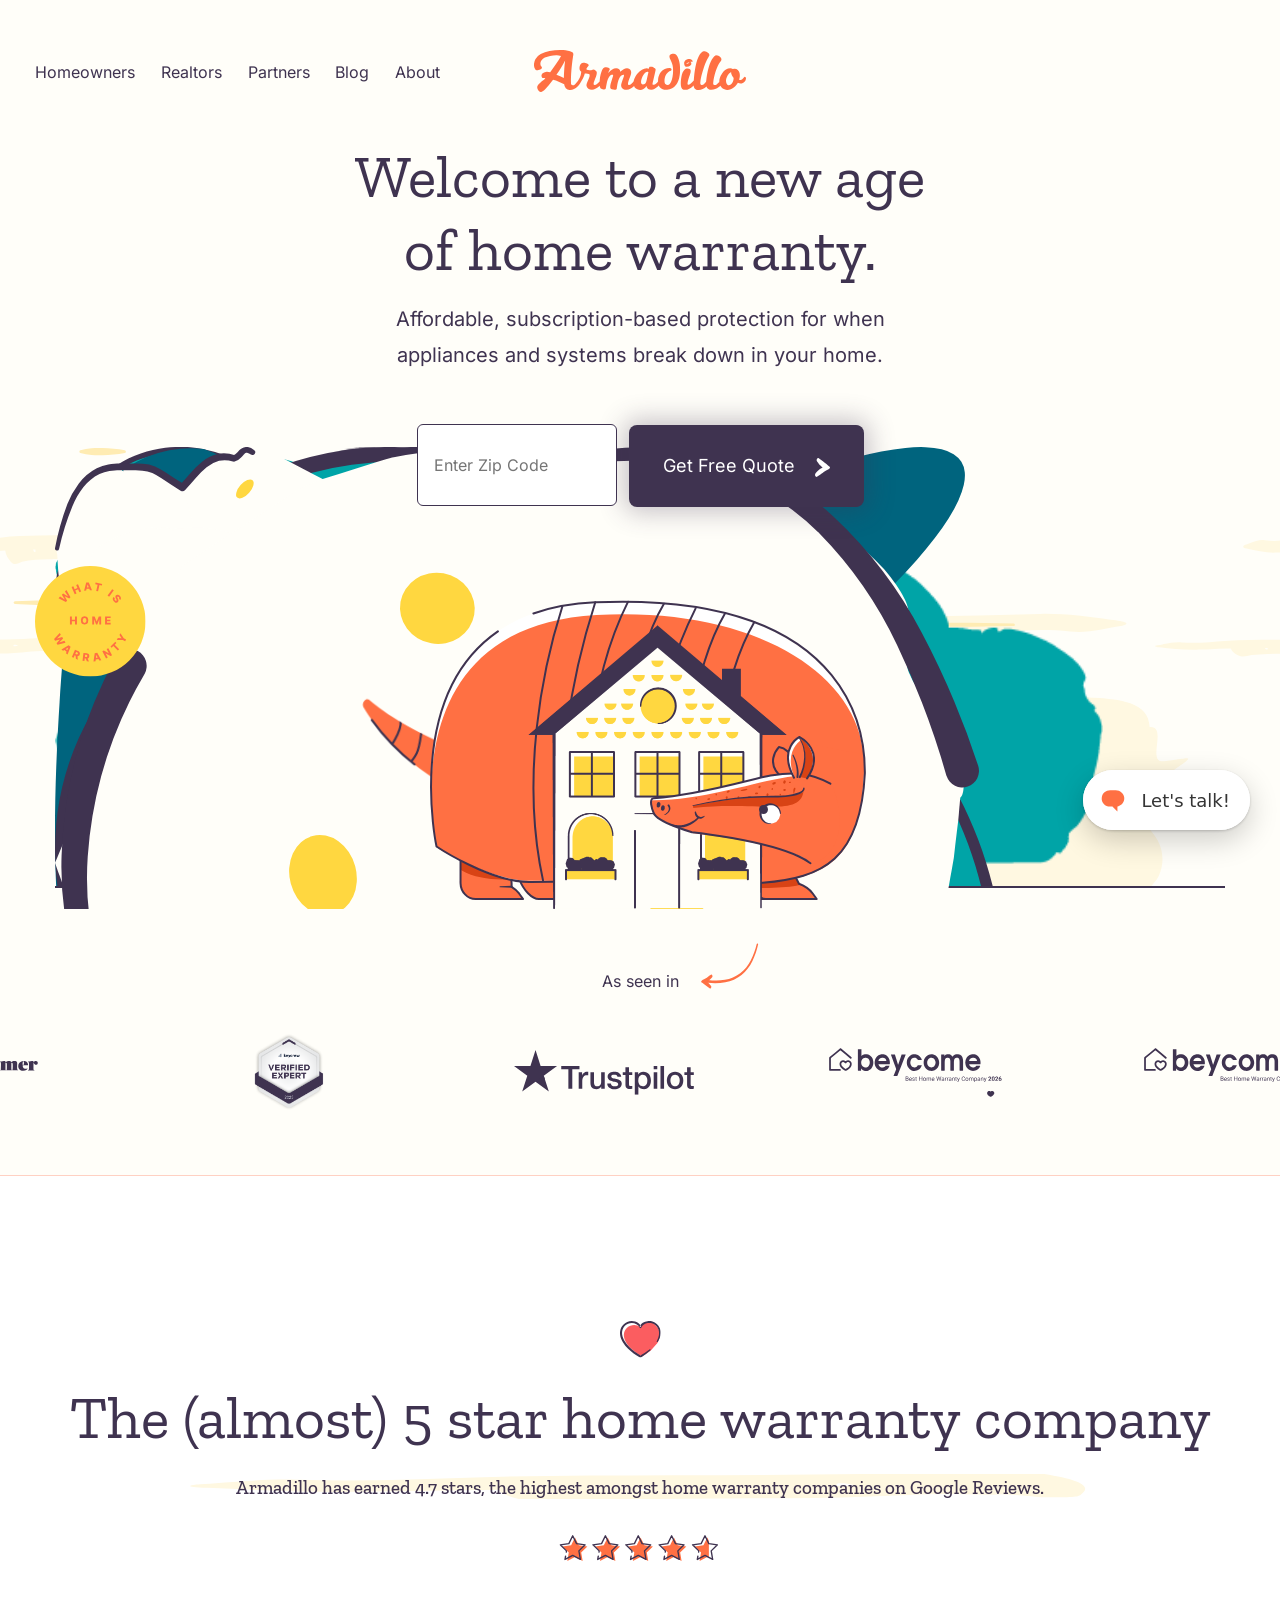
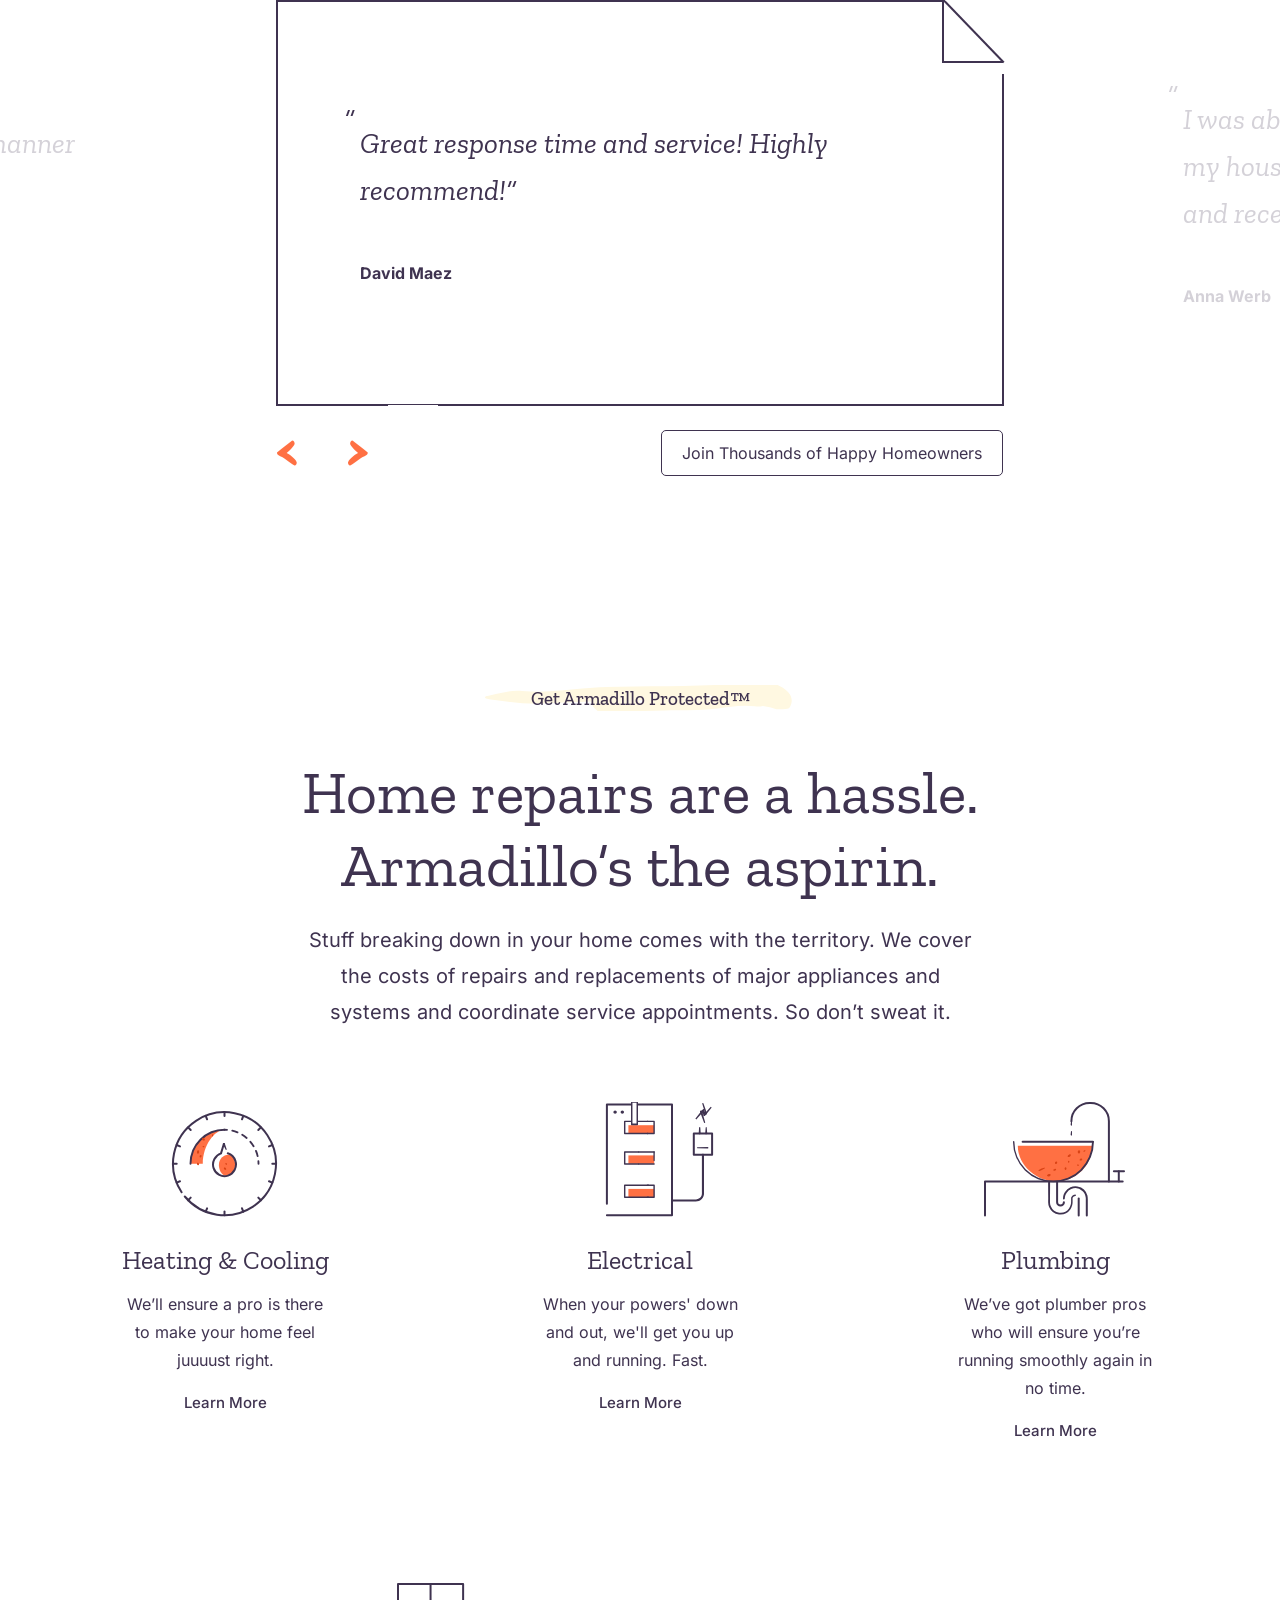
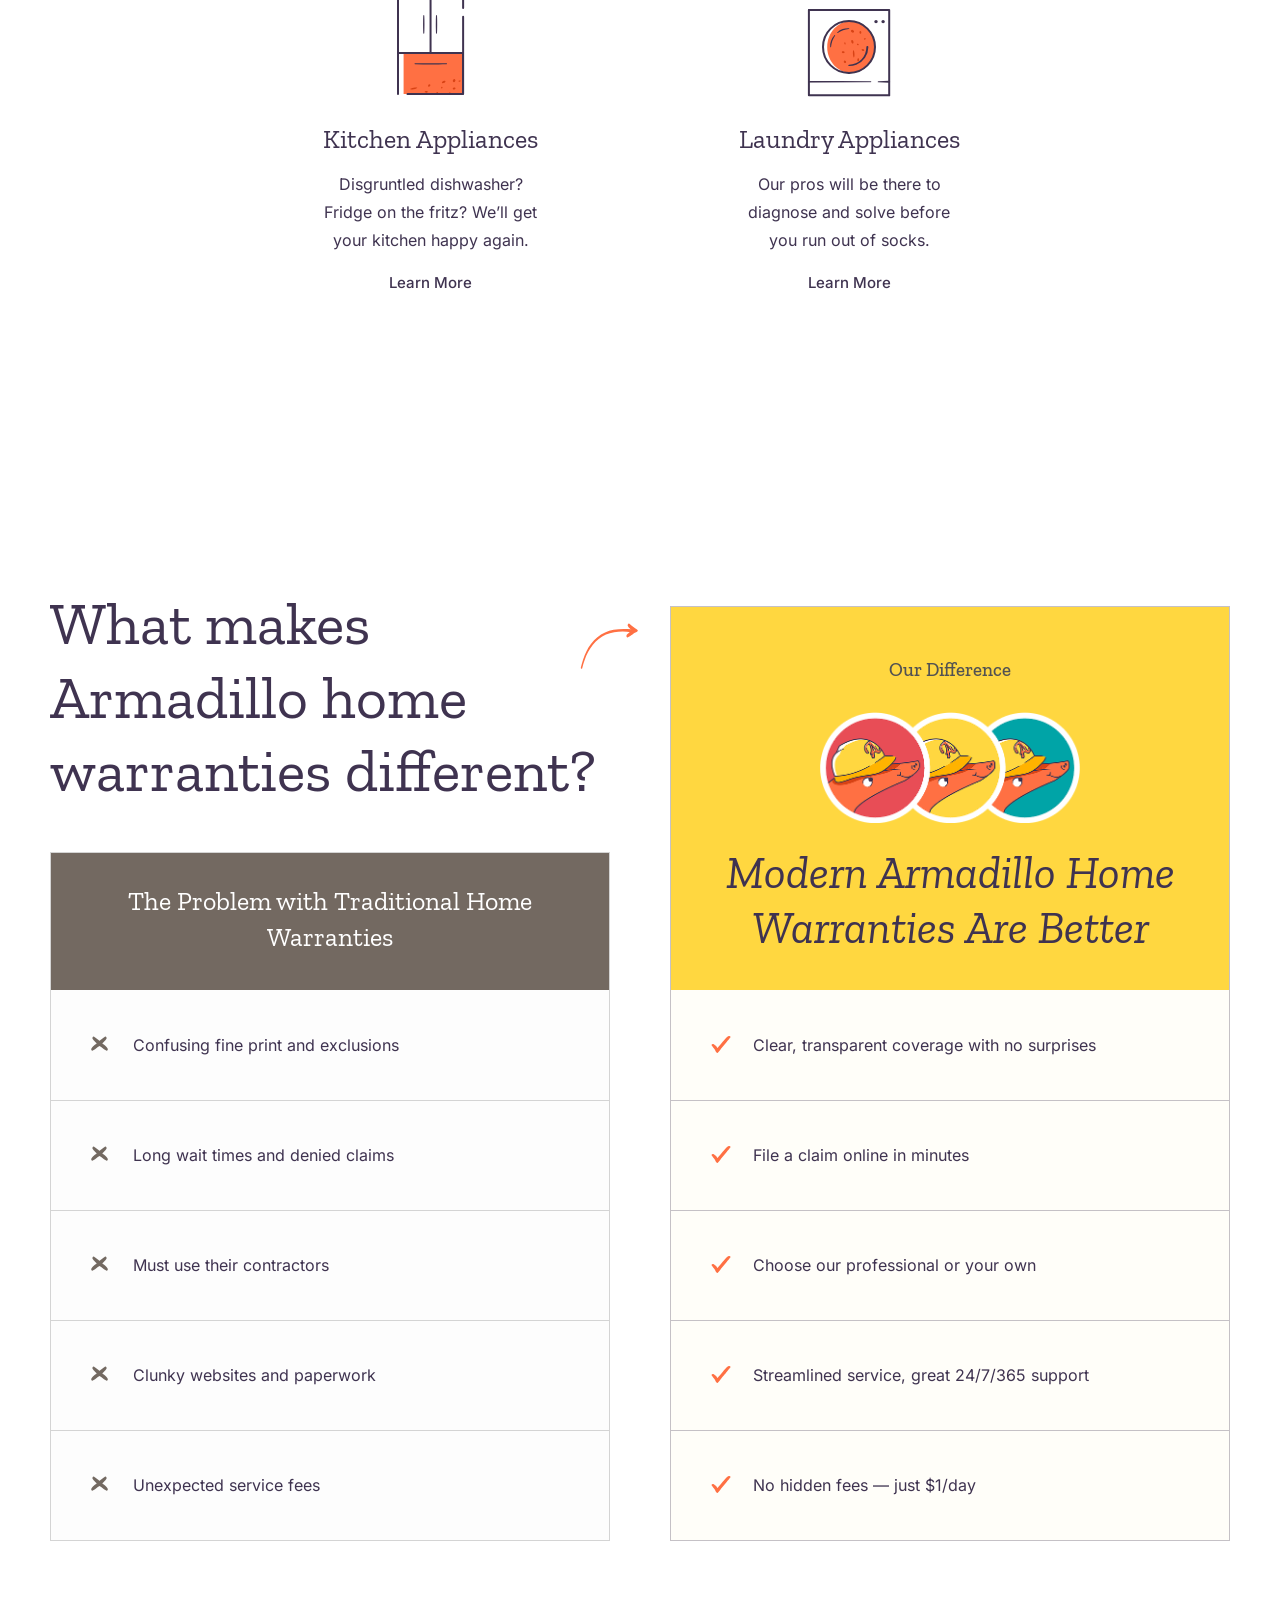
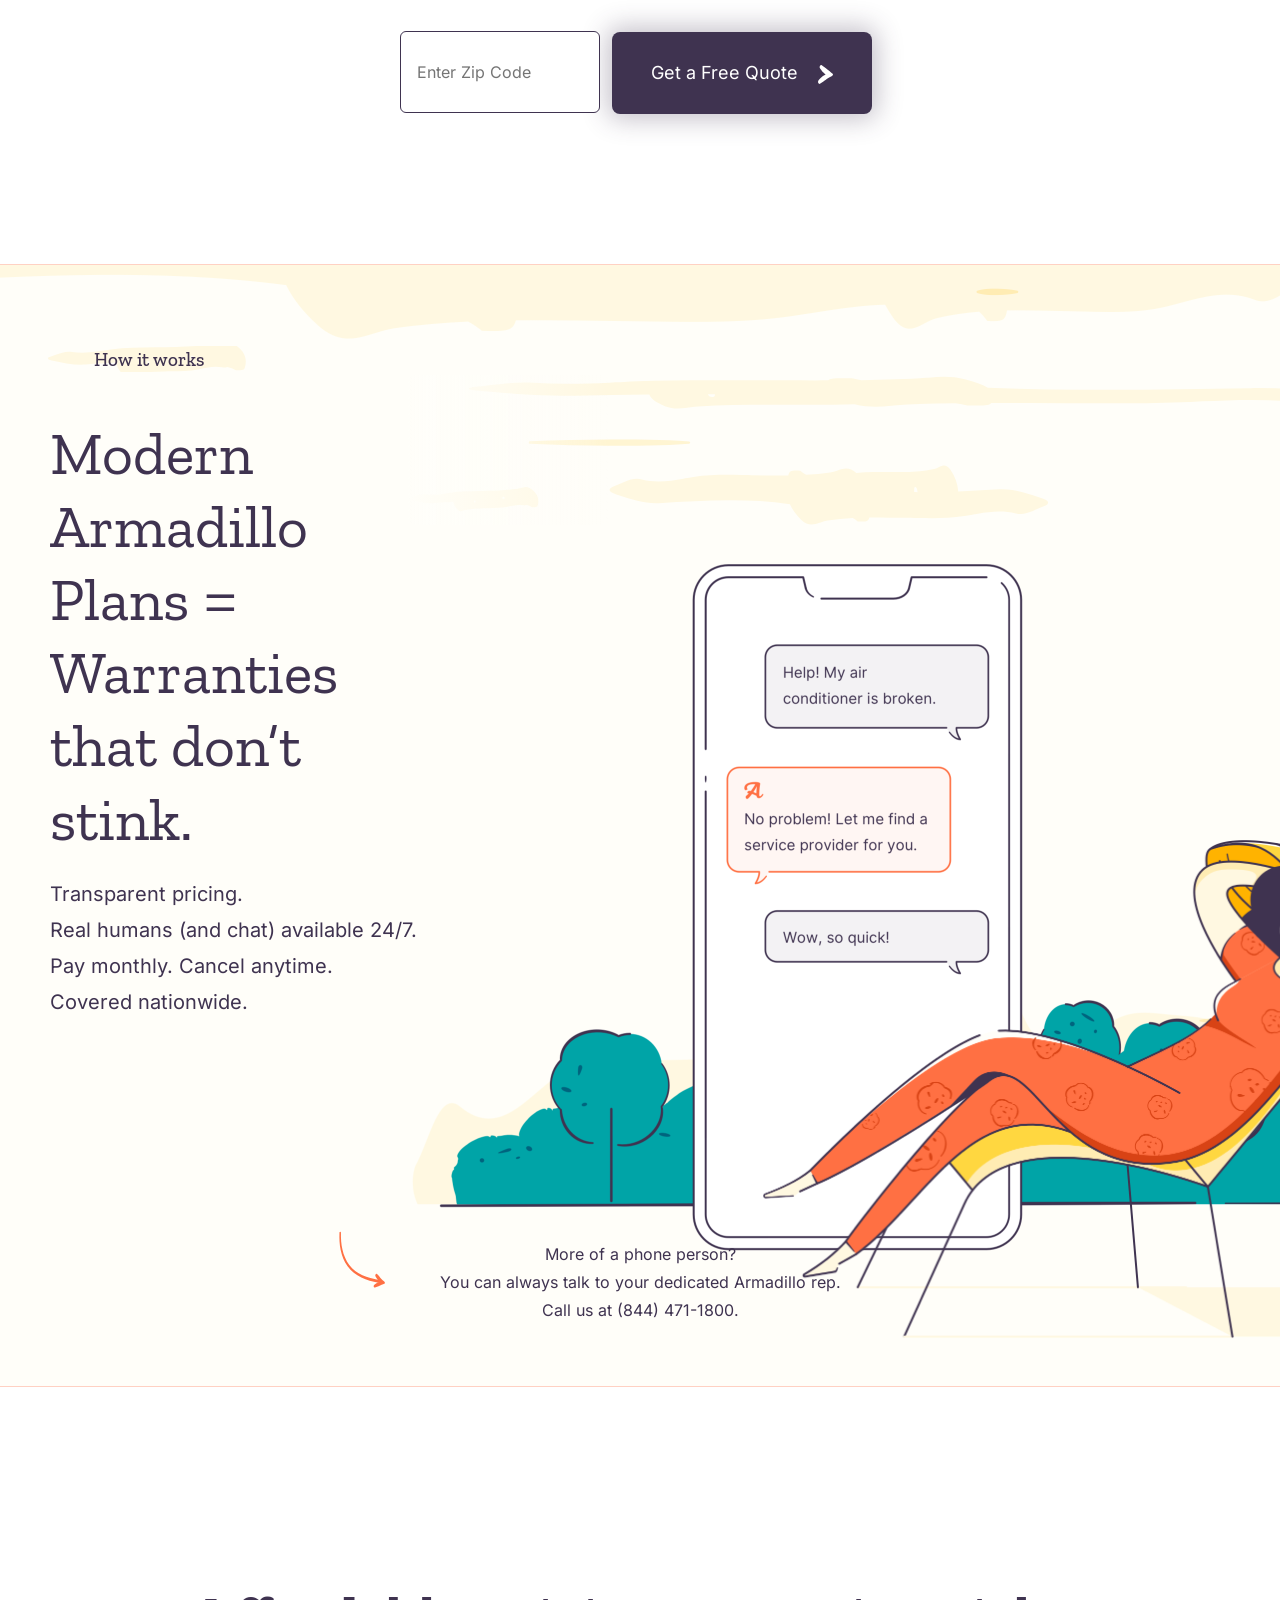
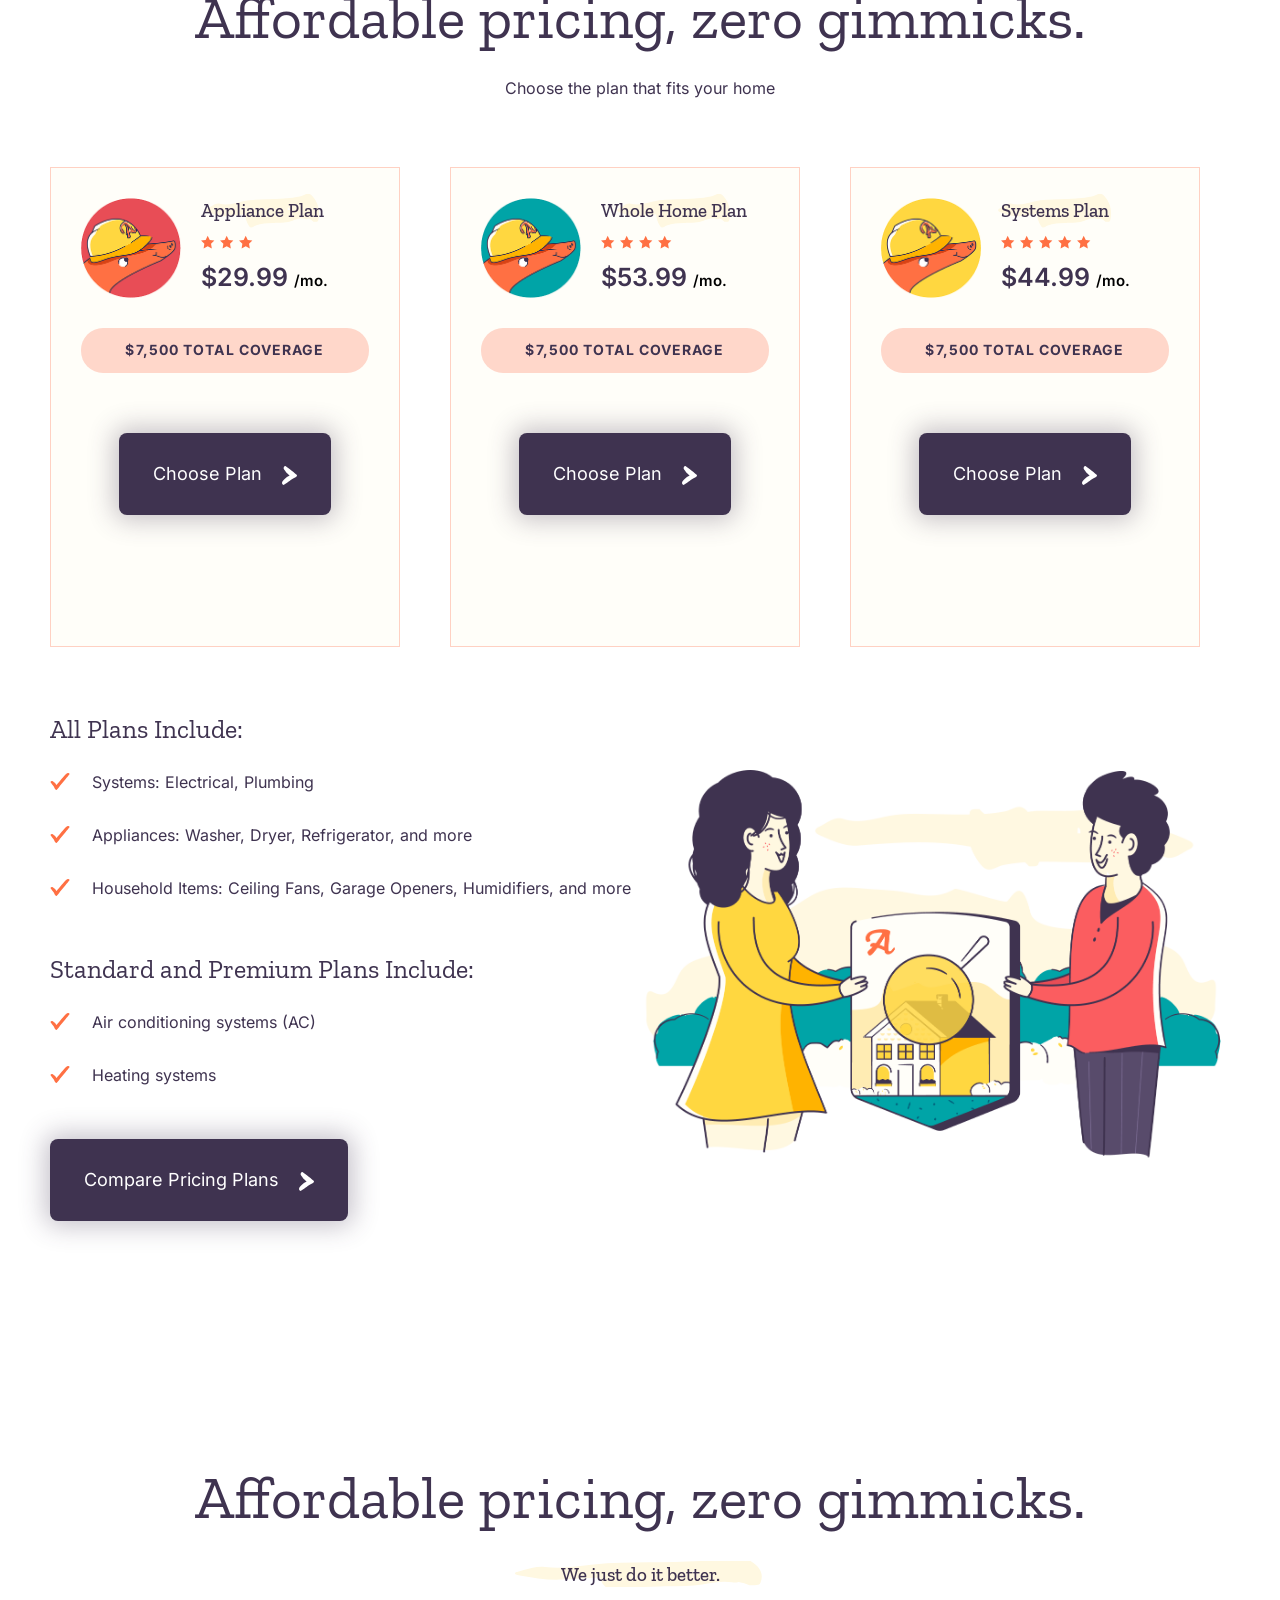
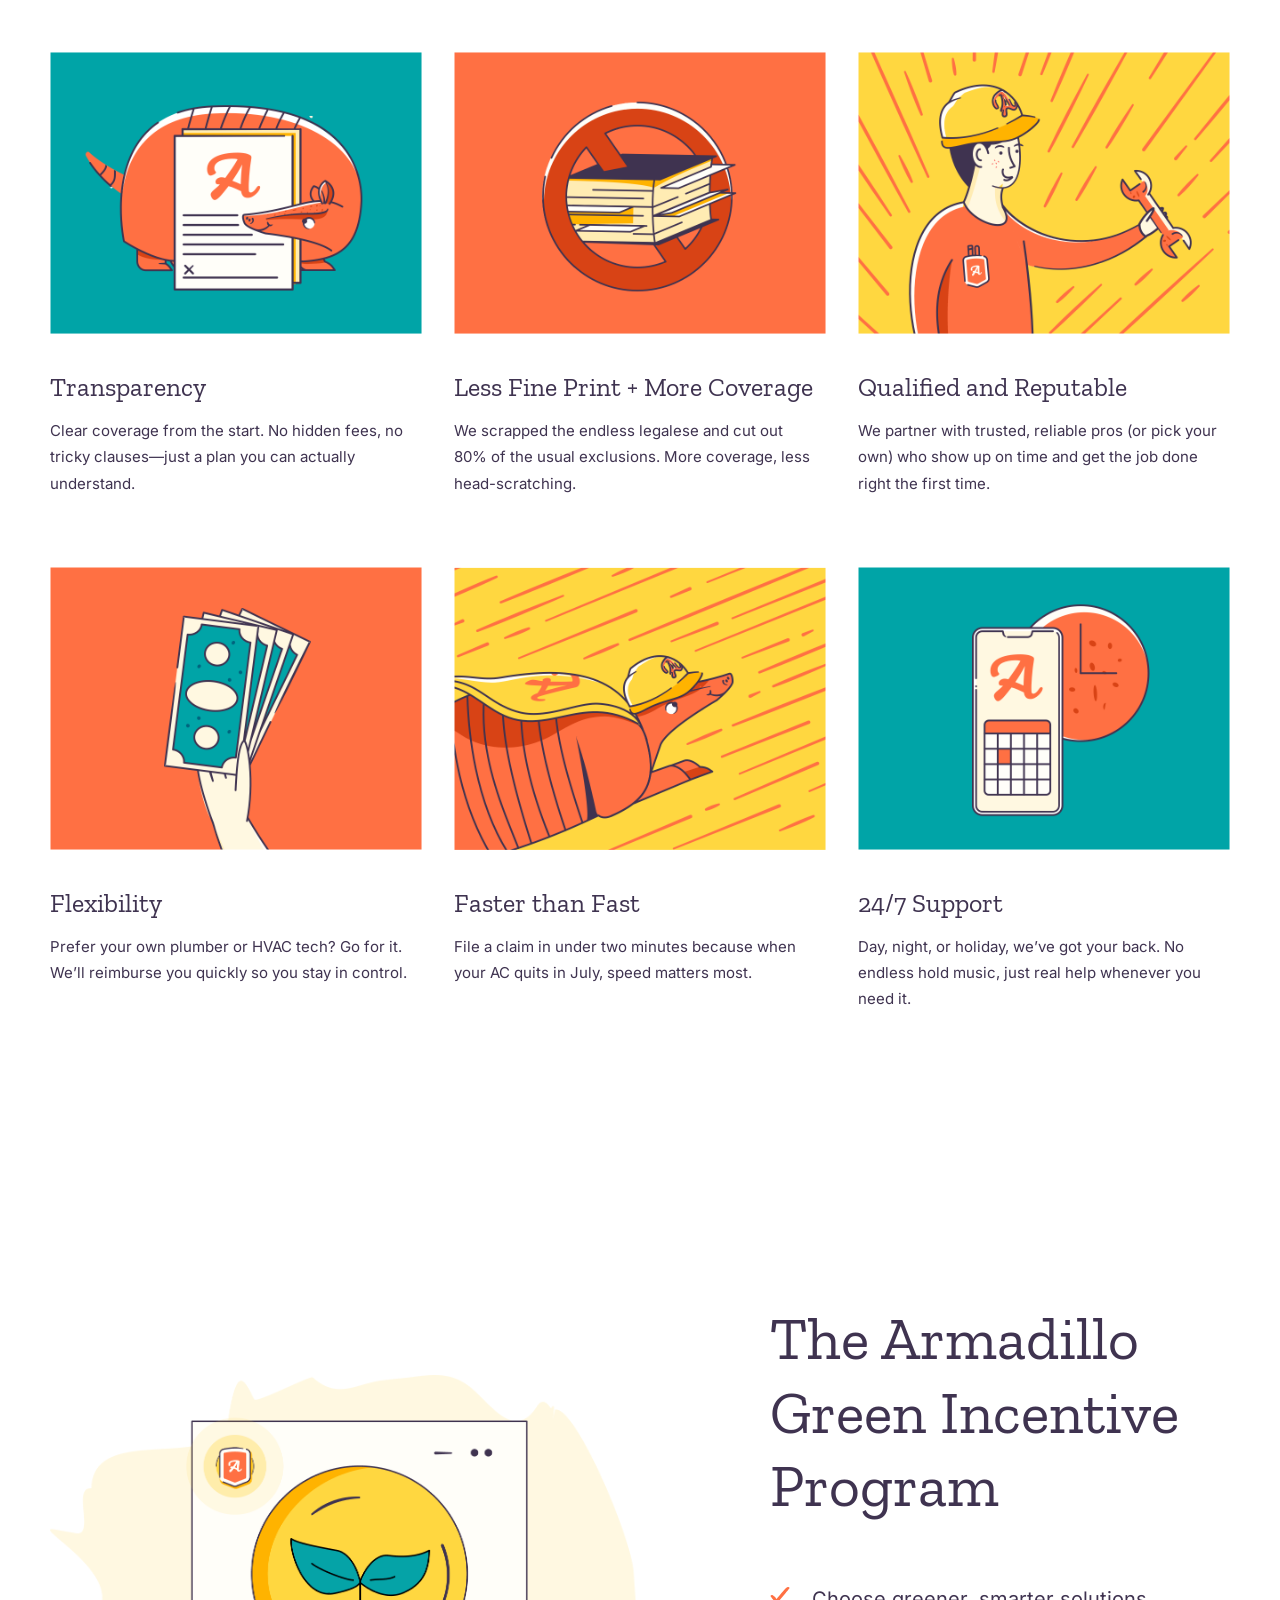
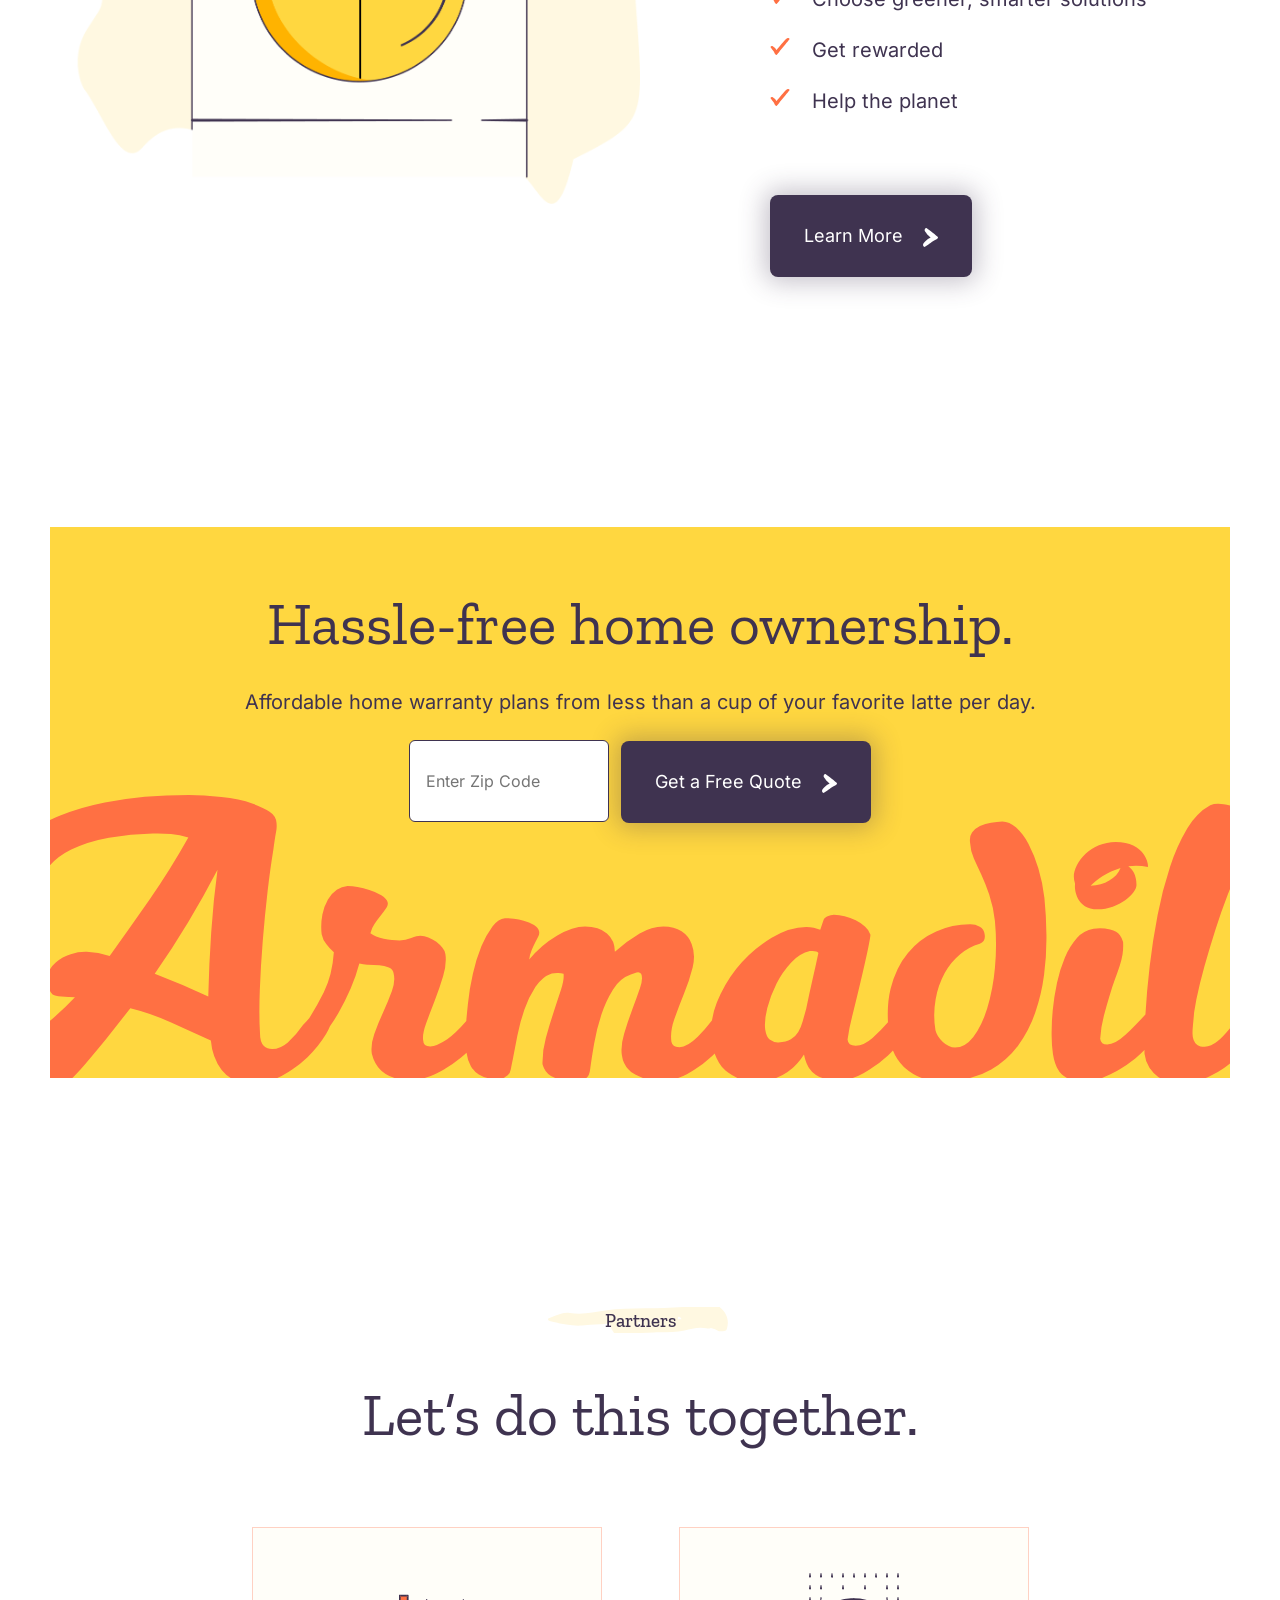
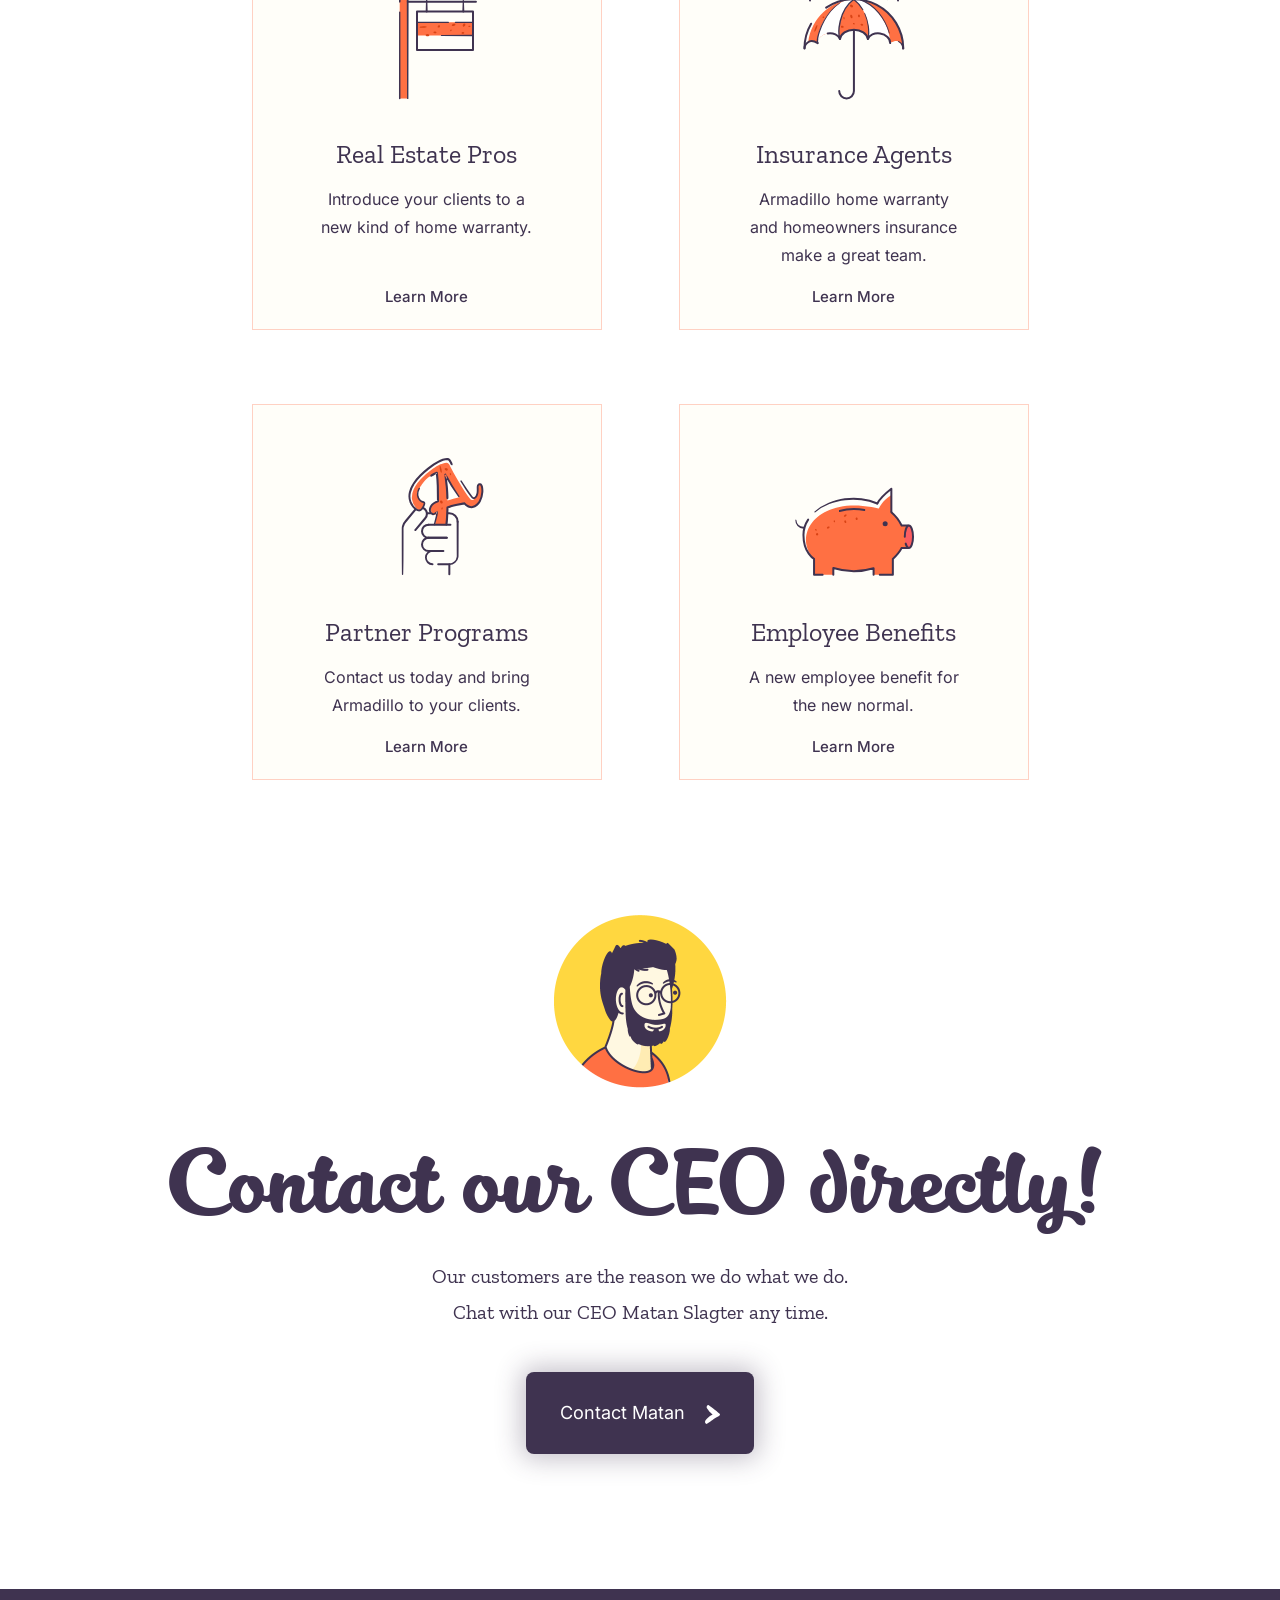
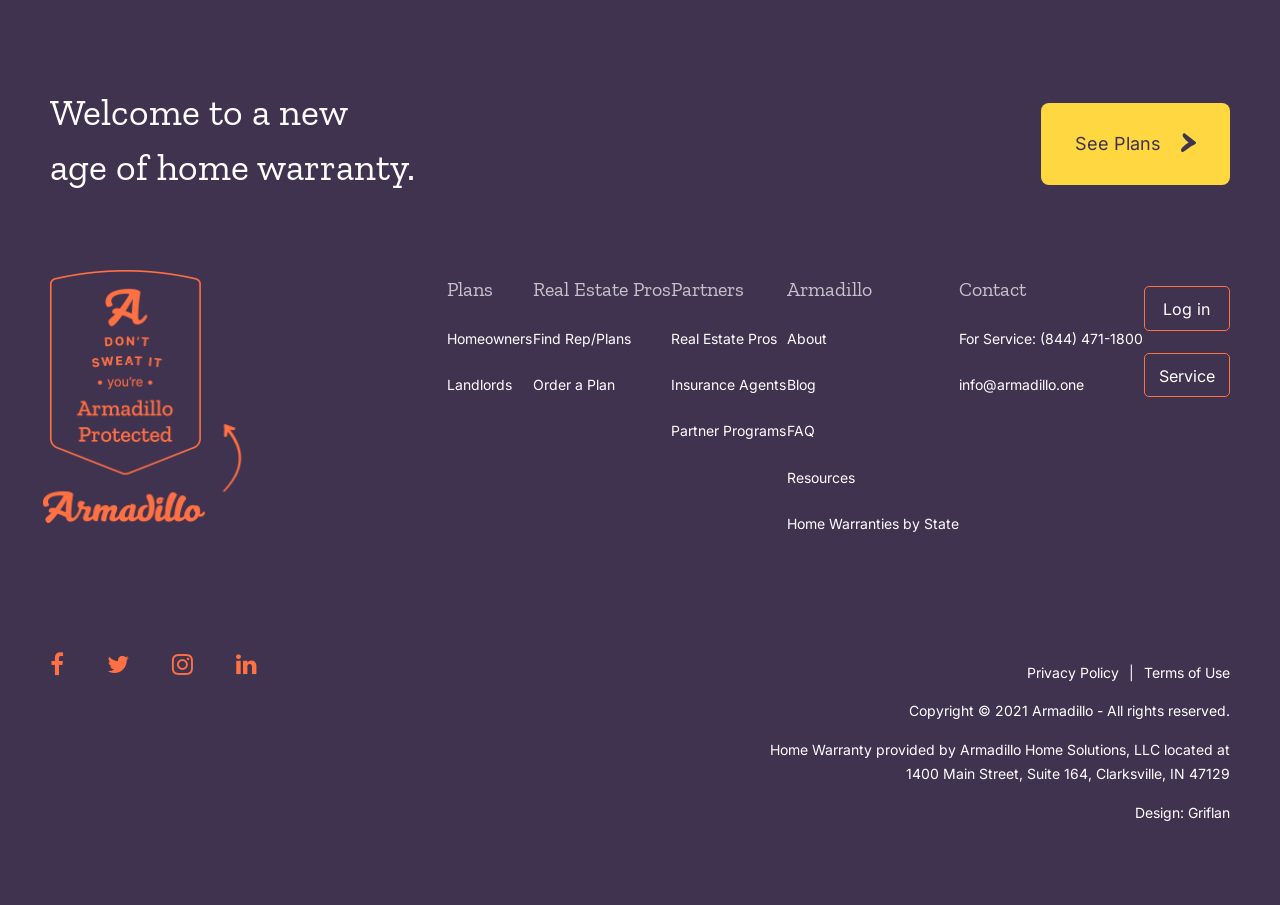
<file: extracted_zip/index.html>
<!doctype html>
<html lang="en"><head><meta charset="utf-8"><meta http-equiv="Content-Security-Policy" content="default-src 'none'; script-src 'none'; object-src 'none'; base-uri 'none'; form-action 'none'; frame-src 'none'; connect-src 'none'; img-src https: http: data: file:; style-src 'unsafe-inline' https: http: file:; font-src https: http: data: file:; media-src https: http: data: file:;"><meta name="viewport" content="width=device-width, initial-scale=1"><title>Armadillo Home Warranties | The New Age Home Warranty Plan</title><link rel="stylesheet" href="styles.css"></head><body id="page-home-2" class="home no-top-banner sp-e1"><div id="hs-web-interactives-top-push-anchor" class="go3670563033 sp-e2"></div>


<div id="loader" style="display: none; opacity: 0;" class="sp-e3"></div>

<header role="banner" id="globalHeader" class="global hasSticky sp-e4">
<div class="sticky-bar sp-e5"></div>
<div class="logo-main sized sp-e6"><a href="https://www.armadillo.one/" class="sp-e7"><img src="assets/asset-039.svg" alt="Armadillo" class="sp-e8" width="212" height="42"></a></div>
<div class="main-menu sp-e9">
<nav class="sp-e10">
<ul class="top sp-e11">
<li class="hasSub sp-e12"><a href="https://app.armadillo.one/plan-builder" class="sp-e13">Homeowners</a><nav class="subnav noIcon sp-e14"><div class="subnav-inner sp-e15"><ul class="sp-e16"><li class="sp-e17"><h4 class="sp-e18">How It Works</h4><p class="sp-e19"></p><a href="https://www.armadillo.one/how-it-works/" aria-label="How It Works" class="sp-e20"></a></li><li class="sp-e21"><h4 class="sp-e18">Pricing Plans</h4><p class="sp-e19"></p><a href="https://www.armadillo.one/pricing-plans/" aria-label="Pricing Plans" class="sp-e20"></a></li><li class="sp-e21"><h4 class="sp-e18">Why Armadillo</h4><p class="sp-e19"></p><a href="https://www.armadillo.one/why-armadillo/" aria-label="Why Armadillo" class="sp-e20"></a></li></ul></div></nav></li>
<li class="sp-e22"><a href="https://www.armadillo.one/partners/real-estate-pros/" class="sp-e23">Realtors</a></li>
<li class="hasSub sp-e24"><a href="https://www.armadillo.one/partners/" class="sp-e13">Partners</a><nav class="subnav sp-e14"><div class="subnav-inner sp-e25"><ul class="sp-e16"><li class="sp-e26"><div class="illus bucket-icon menu-icon insurance part sp-e27"><div class="icon-anim sp-e28"><img src="assets/asset-040.svg" class="spacer sp-e29" alt="partner icon insurance" width="0" height="0"><div class="rain-wrap sp-e30"><div class="rain part sp-e31" style="transform:translateX(0px);"><img src="assets/asset-041.svg" alt="insurance rain1" class="sp-e29" width="0" height="0"></div><div class="rain part sp-e31" style="transform:translateX(11px);"><img src="assets/asset-041.svg" alt="insurance rain1" class="sp-e29" width="0" height="0"></div><div class="rain part sp-e31" style="transform:translateX(22px);"><img src="assets/asset-042.svg" alt="insurance rain2" class="sp-e29" width="0" height="0"></div><div class="rain part sp-e31" style="transform:translateX(33px);"><img src="assets/asset-041.svg" alt="insurance rain1" class="sp-e29" width="0" height="0"></div><div class="rain part sp-e31" style="transform:translateX(44px);"><img src="assets/asset-042.svg" alt="insurance rain2" class="sp-e29" width="0" height="0"></div><div class="rain part sp-e31" style="transform:translateX(55px);"><img src="assets/asset-041.svg" alt="insurance rain1" class="sp-e29" width="0" height="0"></div><div class="rain part sp-e31" style="transform:translateX(66px);"><img src="assets/asset-042.svg" alt="insurance rain2" class="sp-e29" width="0" height="0"></div><div class="rain part sp-e31" style="transform:translateX(77px);"><img src="assets/asset-041.svg" alt="insurance rain1" class="sp-e29" width="0" height="0"></div><div class="rain part sp-e31" style="transform:translateX(88px);"><img src="assets/asset-041.svg" alt="insurance rain1" class="sp-e29" width="0" height="0"></div></div></div></div><h4 class="sp-e18">Insurance Agents</h4><p class="sp-e32">Home warranty and homeowners insurance make a great team.</p><a href="https://www.armadillo.one/partners/insurance-agents/" aria-label="Insurance Agents" class="sp-e20"></a></li><li class="sp-e33"><div class="illus bucket-icon menu-icon realestate part sp-e27"><div class="icon-anim sp-e34"><img src="assets/asset-043.svg" class="spacer sp-e29" alt="partner icon realestate" width="0" height="0"><div class="sign part sp-e35"><img src="assets/asset-044.svg" alt="realestate sign" class="sp-e29" width="0" height="0"></div></div></div><h4 class="sp-e18">Landlords</h4><p class="sp-e32">Happy Tenants, Happy Landlords. Protect your properties!</p><a href="https://www.armadillo.one/plans/landlords/" aria-label="Landlords" class="sp-e20"></a></li><li class="sp-e33"><div class="illus bucket-icon menu-icon partner part sp-e27"><div class="icon-anim sp-e36"><div class="hand part sized sp-e37"><img src="assets/asset-045.svg" alt="partner icon programs" class="sp-e29" width="0" height="0"></div></div></div><h4 class="sp-e18">Partner Programs</h4><p class="sp-e32">Contact us today to bring Armadillo to your clients.</p><a href="https://www.armadillo.one/partners/partner-programs/" aria-label="Partner Programs" class="sp-e20"></a></li><li class="sp-e33"><div class="illus bucket-icon menu-icon benefits part sp-e27"><div class="icon-anim sp-e28"><img src="assets/asset-046.svg" class="spacer sp-e29" alt="partner icon benefits" width="0" height="0"><div class="coin-wrap part-wrap sp-e38"><div class="coin part sp-e39"><div class="spinner sp-e40"><img src="assets/asset-047.svg" alt="benefits coin" class="sp-e41" width="0" height="0"></div></div></div><div class="slot part sp-e42"><img src="assets/asset-048.svg" alt="benefits slot" class="sp-e29" width="0" height="0"></div></div></div><h4 class="sp-e18">Employee Benefits</h4><p class="sp-e32">A new employee benefit for the new normal.</p><a href="https://www.armadillo.one/partners/employee-benefits/" aria-label="Employee Benefits" class="sp-e20"></a></li></ul></div></nav></li>
<li class="sp-e43"><a href="https://www.armadillo.one/category/general/" class="sp-e23">Blog</a></li>
<li class="hasSub sp-e44"><a href="https://www.armadillo.one/company/about/" class="sp-e13">About</a><nav class="subnav noIcon sp-e14"><div class="subnav-inner sp-e15"><ul class="sp-e16"><li class="sp-e17"><h4 class="sp-e18">Our Story</h4><p class="sp-e19">We are for homeowners. It’s as simple as that.</p><a href="https://www.armadillo.one/company/about/" aria-label="Our Story" class="sp-e20"></a></li><li class="sp-e21"><h4 class="sp-e18">FAQ</h4><p class="sp-e19">All your questions answered in one spot.</p><a href="https://www.armadillo.one/company/faq/" aria-label="FAQ" class="sp-e20"></a></li><li class="sp-e21"><h4 class="sp-e18">Contact</h4><p class="sp-e19">Drop us a line if you have any questions. We are happy to chat with you!</p><a href="https://www.armadillo.one/company/contact/" aria-label="Contact" class="sp-e20"></a></li></ul></div></nav></li>
</ul>
</nav>
</div>
<div class="cta-menu sp-e45">
<nav class="sp-e46">
<ul class="sp-e47">				
<li class="sp-e48"><a href="https://app.armadillo.one/repair" class="box-btn sp-e49">Service</a></li><li class="sp-e50"><a href="https://app.armadillo.one/auth/login" class="box-btn sp-e51">Log in</a></li><li class="sp-e52"><a href="https://app.armadillo.one/plan-builder" class="box-btn rev sp-e53">See Plans</a></li>			</ul>
</nav>
</div>
<div class="mobile-toplink mob sp-e54"><a href="https://app.armadillo.one/plan-builder/" class="cta-btn sp-e55">Plans</a></div>
</header>
<div class="side-cta sp-e56">
<img src="assets/asset-049.svg" alt="What Is Home Warranty" class="sp-e57" width="111" height="111">
<img src="assets/asset-050.svg" class="on sp-e58" alt="whatis btn on" width="111" height="111">	
</div>


<div role="navigation" id="globalMenu" class="global hasSticky sp-e59">
<div class="menu-btn sp-e60">
<div class="lines sp-e61"><img src="assets/asset-051.svg" class="sp-e62" alt="mobile menulines" width="0" height="0"></div>
<div class="closex sp-e63"><span class="icon icon-close-x sp-e64"></span></div>
</div>
<div class="menu-wrap sp-e65">
<div class="cover-bar sp-e66"></div>	    
<div class="logo-main sized sp-e67"><a href="https://www.armadillo.one/" class="sp-e68"><img src="assets/asset-039.svg" alt="Armadillo" class="sp-e69" width="0" height="0"></a></div>
<div id="menu-scroll" class="menu-scroller sp-e70">

<div class="menu-contents sp-e71">
<nav class="main sp-e72">
<ul class="top sp-e73">
<li class="hasSub sp-e73"><a href="https://app.armadillo.one/plan-builder" class="sp-e74">Homeowners <span class="icon icon-chevron-right sp-e75"></span></a><nav class="subnav noIcon sp-e76"><div class="subnav-inner sp-e77"><ul class="sp-e78"><li class="sp-e79"><h4 class="sp-e80">How It Works</h4><p class="sp-e81"></p><a href="https://www.armadillo.one/how-it-works/" aria-label="How It Works" class="sp-e82"></a></li><li class="sp-e79"><h4 class="sp-e80">Pricing Plans</h4><p class="sp-e81"></p><a href="https://www.armadillo.one/pricing-plans/" aria-label="Pricing Plans" class="sp-e82"></a></li><li class="sp-e79"><h4 class="sp-e80">Why Armadillo</h4><p class="sp-e81"></p><a href="https://www.armadillo.one/why-armadillo/" aria-label="Why Armadillo" class="sp-e82"></a></li></ul></div></nav></li>
<li class="sp-e83"><a href="https://www.armadillo.one/partners/real-estate-pros/" class="sp-e74">Realtors</a></li>
<li class="hasSub sp-e83"><a href="https://www.armadillo.one/partners/" class="sp-e74">Partners <span class="icon icon-chevron-right sp-e75"></span></a><nav class="subnav sp-e76"><div class="subnav-inner sp-e77"><ul class="sp-e78"><li class="sp-e84"><div class="illus bucket-icon menu-icon insurance part sp-e85"><div class="icon-anim sp-e86"><img src="assets/asset-040.svg" class="spacer sp-e87" alt="partner icon insurance" width="0" height="0"><div class="rain-wrap sp-e88"><div class="rain part sp-e89" style="transform:translateX(0px);"><img src="assets/asset-041.svg" alt="insurance rain1" class="sp-e87" width="0" height="0"></div><div class="rain part sp-e89" style="transform:translateX(11px);"><img src="assets/asset-041.svg" alt="insurance rain1" class="sp-e87" width="0" height="0"></div><div class="rain part sp-e89" style="transform:translateX(22px);"><img src="assets/asset-042.svg" alt="insurance rain2" class="sp-e87" width="0" height="0"></div><div class="rain part sp-e89" style="transform:translateX(33px);"><img src="assets/asset-041.svg" alt="insurance rain1" class="sp-e87" width="0" height="0"></div><div class="rain part sp-e89" style="transform:translateX(44px);"><img src="assets/asset-042.svg" alt="insurance rain2" class="sp-e87" width="0" height="0"></div><div class="rain part sp-e89" style="transform:translateX(55px);"><img src="assets/asset-041.svg" alt="insurance rain1" class="sp-e87" width="0" height="0"></div><div class="rain part sp-e89" style="transform:translateX(66px);"><img src="assets/asset-042.svg" alt="insurance rain2" class="sp-e87" width="0" height="0"></div><div class="rain part sp-e89" style="transform:translateX(77px);"><img src="assets/asset-041.svg" alt="insurance rain1" class="sp-e87" width="0" height="0"></div><div class="rain part sp-e89" style="transform:translateX(88px);"><img src="assets/asset-041.svg" alt="insurance rain1" class="sp-e87" width="0" height="0"></div></div></div></div><h4 class="sp-e80">Insurance Agents</h4><p class="sp-e81">Home warranty and homeowners insurance make a great team.</p><a href="https://www.armadillo.one/partners/insurance-agents/" aria-label="Insurance Agents" class="sp-e82"></a></li><li class="sp-e84"><div class="illus bucket-icon menu-icon realestate part sp-e85"><div class="icon-anim sp-e90"><img src="assets/asset-043.svg" class="spacer sp-e87" alt="partner icon realestate" width="0" height="0"><div class="sign part sp-e91"><img src="assets/asset-044.svg" alt="realestate sign" class="sp-e87" width="0" height="0"></div></div></div><h4 class="sp-e80">Landlords</h4><p class="sp-e81">Happy Tenants, Happy Landlords. Protect your properties!</p><a href="https://www.armadillo.one/plans/landlords/" aria-label="Landlords" class="sp-e82"></a></li><li class="sp-e84"><div class="illus bucket-icon menu-icon partner part sp-e92"><div class="icon-anim sp-e93"><div class="hand part sized sp-e94"><img src="assets/asset-045.svg" alt="partner icon programs" class="sp-e87" width="0" height="0"></div></div></div><h4 class="sp-e80">Partner Programs</h4><p class="sp-e81">Contact us today to bring Armadillo to your clients.</p><a href="https://www.armadillo.one/partners/partner-programs/" aria-label="Partner Programs" class="sp-e82"></a></li><li class="sp-e84"><div class="illus bucket-icon menu-icon benefits part sp-e85"><div class="icon-anim sp-e86"><img src="assets/asset-046.svg" class="spacer sp-e87" alt="partner icon benefits" width="0" height="0"><div class="coin-wrap part-wrap sp-e95"><div class="coin part sp-e96"><div class="spinner sp-e97"><img src="assets/asset-047.svg" alt="benefits coin" class="sp-e98" width="0" height="0"></div></div></div><div class="slot part sp-e99"><img src="assets/asset-048.svg" alt="benefits slot" class="sp-e87" width="0" height="0"></div></div></div><h4 class="sp-e80">Employee Benefits</h4><p class="sp-e81">A new employee benefit for the new normal.</p><a href="https://www.armadillo.one/partners/employee-benefits/" aria-label="Employee Benefits" class="sp-e82"></a></li></ul></div></nav></li>
<li class="sp-e83"><a href="https://www.armadillo.one/category/general/" class="sp-e74">Blog</a></li>
<li class="hasSub sp-e83"><a href="https://www.armadillo.one/company/about/" class="sp-e74">About <span class="icon icon-chevron-right sp-e75"></span></a><nav class="subnav noIcon sp-e76"><div class="subnav-inner sp-e77"><ul class="sp-e78"><li class="sp-e79"><h4 class="sp-e80">Our Story</h4><p class="sp-e81">We are for homeowners. It’s as simple as that.</p><a href="https://www.armadillo.one/company/about/" aria-label="Our Story" class="sp-e82"></a></li><li class="sp-e79"><h4 class="sp-e80">FAQ</h4><p class="sp-e81">All your questions answered in one spot.</p><a href="https://www.armadillo.one/company/faq/" aria-label="FAQ" class="sp-e82"></a></li><li class="sp-e79"><h4 class="sp-e80">Contact</h4><p class="sp-e81">Drop us a line if you have any questions. We are happy to chat with you!</p><a href="https://www.armadillo.one/company/contact/" aria-label="Contact" class="sp-e82"></a></li></ul></div></nav></li>
<li class="sp-e83"><a href="https://app.armadillo.one/auth/login" class="sp-e74">Log in</a></li><li class="sp-e83"><a href="https://app.armadillo.one/repair" class="sp-e74">Service</a></li>
</ul>
</nav>
<div class="cta-box sp-e100">
<h2 class="sp-e101">Welcome to a new age of home warranty.</h2><a href="https://app.armadillo.one/plan-builder" class="cta-btn sp-e102"><span class="sp-e103">See Plans</span>
<span class="icon arr sp-e104"><img src="assets/asset-052.svg" alt="chevron-right" class="sp-e105" width="0" height="0"></span></a>			</div>
<div class="warranty-box hasArmadillo sp-e106">
<h2 class="sp-e107">What is Home Warranty?</h2>
<div class="arr icon-chevron-right sp-e108"></div>
<div class="armadillo sized sp-e109">					
<div class="earL part sp-e110"><img src="assets/asset-053.svg" alt="earL" class="sp-e111" width="0" height="0"></div>
<div class="glasses-bot g-part part sp-e112"><img src="assets/asset-054.svg" alt="armadillo glasses bot" class="sp-e113" width="0" height="0"></div>
<img src="assets/asset-055.svg" class="spacer sp-e113" alt="overlay armadillo" width="0" height="0">
<div class="earR part sp-e114"><img src="assets/asset-056.svg" alt="earR" class="sp-e111" width="0" height="0"></div>
<div class="glasses-topbg g-part part sp-e112"><img src="assets/asset-057.svg" alt="armadillo glasses topbg" class="sp-e113" width="0" height="0"></div>
<div class="eyebrow part sp-e115"><img src="assets/asset-058.svg" alt="armadillo eyebrow" class="sp-e113" width="0" height="0"></div>
<div class="g-eye part sp-e116"><img src="assets/asset-059.svg" alt="armadillo glasses eye" class="sp-e113" width="0" height="0"></div>
<div class="glasses-top g-part part sp-e112"><img src="assets/asset-060.svg" alt="armadillo glasses top" class="sp-e113" width="0" height="0"></div>
<div class="eye-wrap sp-e117"><div class="eye sp-e118"></div></div>
</div>
</div>
</div>	

</div>
</div>
</div>


<main role="main" class="sp-e119">

<section id="home-hero" class="yellowbg hasAnim hasOpen on sp-e120">
<div class="contentContainer wide sp-e121">
<header class="hero-text hero-text--homepage sp-e122">
<h1 class="hasBreak nobr sp-e123">Welcome to a new age of home warranty.</h1>
<h2 class="hasBreak nobr sp-e124">Affordable, subscription-based protection for when appliances and systems break down in your home.</h2>
<form class="hero-form sp-e125" method="GET" inert=""><input class="cta-text-input cta-text-input--narrow sp-e126" type="text" name="zipCode" aria-label="Enter Zip Code" placeholder="Enter Zip Code" pattern="[0-9]{5}" maxlength="5" minlength="5" required="" autocomplete="off"><button class="cta-btn cta-btn--narrow sp-e127"><span class="sp-e128">Get Free Quote</span> <span class="icon arr sp-e129"><img src="assets/asset-052.svg" alt="chevron-right" class="sp-e130" width="15" height="19"></span></button></form>
</header>
<div class="image-wrap hasScale sp-e131">
<img src="assets/asset-061.png" class="spacer sizer sp-e132" alt="home hero spacer" fetchpriority="high" width="1170" height="520">
<div class="background willScale sp-e133">
<img src="assets/asset-062.svg" class="spacer bg sp-e134" alt="home hero bg" width="1170" height="520">

<div class="clouds sp-e135">
<div class="cloud-mover part sp-e136" style="transform: translate3d(-7.686%, 0px, 0px);"><img src="assets/asset-063.svg" alt="hero clouds" class="sp-e137" width="2600" height="226"></div>
</div>
<div class="reveal-wrap sp-e138">
<div class="sun part sp-e139">
<div class="sunglow-base sp-e140"></div>
<div class="sunglow sp-e141">
<div class="sp-e142"></div>
</div>
<div class="sunglow sp-e143">
<div class="sp-e144"></div>
</div>
<img src="assets/asset-064.svg" class="spacer sp-e145" alt="hero sun" width="286" height="286">
</div>
<div class="bird part sp-e146">
<div class="inner sp-e147">
<div class="arm part lt sp-e148"><img src="assets/asset-065.svg" alt="hero birdL" class="sp-e149" width="8" height="5">
</div>
<div class="arm part rt sp-e150"><img src="assets/asset-065.svg" alt="hero birdL" class="sp-e151" width="9" height="8">
</div>
</div>
</div>
<div class="bird part sp-e152">
<div class="inner sp-e153">
<div class="arm part lt sp-e154"><img src="assets/asset-065.svg" alt="hero birdL" class="sp-e149" width="9" height="6">
</div>
<div class="arm part rt sp-e155"><img src="assets/asset-065.svg" alt="hero birdL" class="sp-e151" width="9" height="7">
</div>
</div>
</div>
<div class="bird part sp-e156">
<div class="inner sp-e147">
<div class="arm part lt sp-e157"><img src="assets/asset-065.svg" alt="hero birdL" class="sp-e149" width="9" height="7">
</div>
<div class="arm part rt sp-e158"><img src="assets/asset-065.svg" alt="hero birdL" class="sp-e151" width="9" height="6">
</div>
</div>
</div>
<div class="bush part sp-e159"><img src="assets/asset-066.png" alt="hero bush1" class="sp-e160" width="393" height="158">
</div>
<div class="bush part sp-e161"><img src="assets/asset-067.png" alt="hero bush2" class="sp-e162" width="322" height="141">
</div>
<div class="tree part sp-e163">
<img src="assets/asset-068.svg" alt="hero tree3" class="sp-e164" width="77" height="136">
<div class="leaf part sp-e165">
<div class="inner sp-e166"><img src="assets/asset-069.svg" alt="hero leaf2" class="sp-e167" width="13" height="8"></div>
</div>
</div>
<div class="tree part sp-e168">
<img src="assets/asset-070.svg" alt="hero tree1" class="sp-e169" width="120" height="173">
<div class="leaf part sp-e170">
<div class="inner sp-e171"><img src="assets/asset-071.svg" alt="hero leaf1" class="sp-e172" width="5" height="12"></div>
</div>
</div>
<div class="tree part sp-e173"><img src="assets/asset-072.svg" alt="hero tree2" class="sp-e174" width="109" height="109">
</div>
<div class="ground sp-e175">
<div class="ground-line sp-e176"></div>
</div>
<div class="frbush part sp-e177"><img src="assets/asset-073.svg" alt="hero wbush1" class="sp-e178" width="84" height="61">
</div>
<div class="frbush part sp-e179"><img src="assets/asset-074.svg" alt="hero wbush2" class="sp-e180" width="56" height="48">
</div>
<div class="armadillo part sp-e181">
<div class="tail part sp-e182"><img src="assets/asset-075.svg" alt="hero tail" class="sp-e183" width="307" height="244"></div>
<img src="assets/asset-076.svg" class="spacer sp-e184" alt="hero armadillo body" width="500" height="300">
</div>
<div class="house part sp-e185"><img src="assets/asset-077.png" alt="hero house" class="sp-e186" width="259" height="284"></div>
<div class="armadillo part sp-e181">
<div class="earL part sp-e187"><img src="assets/asset-053.svg" alt="earL" class="sp-e188" width="24" height="35"></div>
<img src="assets/asset-078.svg" class="spacer sp-e184" alt="hero armadillo head" width="500" height="300">
<div class="earR part sp-e189"><img src="assets/asset-056.svg" alt="earR" class="sp-e190" width="29" height="46"></div>
<div class="eye-wrap sp-e191">
<div class="eye sp-e192"></div>
</div>
</div>
<div class="ground-cover sp-e193"></div>
</div>

</div>
</div>
<div class="feature-logos feature-logos-2 hasAnim sp-e194" id="anim0">
<div class="logos-title sp-e195">
<span class="sp-e196">
<p class="sp-e197">As seen in</p>
<img src="assets/asset-079.svg" class="arr sp-e198" alt="arrow curve 2" width="58" height="46">
</span>
</div>
</div>

<div class="hero-logos-container sp-e199">
<div class="hero-logos-marq sp-e200">
<div class="logo-item sp-e201">
<img src="assets/asset-080.svg" alt="trustpilot logo" class="marquee-logo sp-e202" style="position:relative; height:55px; top:-10px;" width="180" height="55">
</div>
<div class="logo-item sp-e201">
<img src="assets/asset-081.svg" alt="" class="marquee-logo sp-e202" style="position:relative; height:55px; top:-10px;" width="180" height="55">
</div>
<div class="logo-item sp-e201">
<img src="assets/asset-082.svg" alt="" class="marquee-logo sp-e202" style="position:relative; height:55px; top:-10px;" width="180" height="55">
</div>
<div class="logo-item sp-e201">
<img src="assets/asset-083.svg" alt="MarketWatch" class="marquee-logo sp-e203" style="position:relative; height:35px; top:0px;" width="180" height="35">
</div>
<div class="logo-item sp-e201">
<img src="assets/asset-084.svg" alt="CNN Logo" class="marquee-logo sp-e203" style="position:relative; height:35px; top:0px;" width="180" height="35">
</div>
<div class="logo-item sp-e201">
<img src="assets/asset-085.svg" alt="Forbes Logo" class="marquee-logo sp-e203" style="position:relative; height:35px; top:0px;" width="180" height="35">
</div>
<div class="logo-item sp-e201">
<img src="assets/asset-086.svg" alt="Yahoo Finance" class="marquee-logo sp-e203" style="position:relative; height:35px; top:0px;" width="180" height="35">
</div>
<div class="logo-item sp-e201">
<img src="assets/asset-087.svg" alt="" class="marquee-logo sp-e203" style="position:relative; height:35px; top:0px;" width="180" height="35">
</div>
<div class="logo-item sp-e201">
<img src="assets/asset-088.svg" alt="" class="marquee-logo sp-e203" style="position:relative; height:35px; top:0px;" width="180" height="35">
</div>
<div class="logo-item sp-e201">
<img src="assets/asset-089.png" alt="" class="marquee-logo sp-e204" style="position:relative; height:80px; top:-22.5px;" width="180" height="80">
</div>
</div>
<div class="hero-logos-marq sp-e200">
<div class="logo-item sp-e201">
<img src="assets/asset-080.svg" alt="" class="marquee-logo sp-e202" style="position:relative; height:55px; top:-10px;" width="180" height="55">
</div>
<div class="logo-item sp-e201">
<img src="assets/asset-081.svg" alt="" class="marquee-logo sp-e202" style="position:relative; height:55px; top:-10px;" width="180" height="55">
</div>
<div class="logo-item sp-e201">
<img src="assets/asset-082.svg" alt="" class="marquee-logo sp-e202" style="position:relative; height:55px; top:-10px;" width="180" height="55">
</div>
<div class="logo-item sp-e201">
<img src="assets/asset-083.svg" alt="" class="marquee-logo sp-e203" style="position:relative; height:35px; top:0px;" width="180" height="35">
</div>
<div class="logo-item sp-e201">
<img src="assets/asset-084.svg" alt="" class="marquee-logo sp-e203" style="position:relative; height:35px; top:0px;" width="180" height="35">
</div>
<div class="logo-item sp-e201">
<img src="assets/asset-085.svg" alt="" class="marquee-logo sp-e203" style="position:relative; height:35px; top:0px;" width="180" height="35">
</div>
<div class="logo-item sp-e201">
<img src="assets/asset-086.svg" alt="" class="marquee-logo sp-e203" style="position:relative; height:35px; top:0px;" width="180" height="35">
</div>
<div class="logo-item sp-e201">
<img src="assets/asset-087.svg" alt="" class="marquee-logo sp-e203" style="position:relative; height:35px; top:0px;" width="180" height="35">
</div>
<div class="logo-item sp-e201">
<img src="assets/asset-088.svg" alt="" class="marquee-logo sp-e203" style="position:relative; height:35px; top:0px;" width="180" height="35">
</div>
<div class="logo-item sp-e201">
<img src="assets/asset-089.png" alt="" class="marquee-logo sp-e204" style="position:relative; height:80px; top:-22.5px;" width="180" height="80">
</div>
</div>
</div>
</div>
</section>


<section id="testimonials" class="hasModSlider sp-e205">
<div class="pad-wrap sp-e206">
<div class="contentContainer sp-e207">
<div class="testimonials-landing sp-e208">
<div class="testimonials-landing-icon sp-e209">
<img src="assets/asset-090.svg" alt="ornament heart" class="sp-e210" width="41" height="37">
</div>
<h2 class="hasBreak sp-e211">The (almost) 5 star home warranty company</h2>
<h3 class="hasLine h4 sp-e212"><span class="sp-e213">Armadillo has earned 4.7 stars, the highest amongst home warranty companies on Google Reviews.</span></h3>
</div>
<div class="quote-slider-wrap sp-e214">
<div class="frame-wrap sp-e215">
<div class="quote-frame sp-e216">
<div class="full-stars sp-e217">
<svg width="161" height="27" viewBox="0 0 161 27" fill="none" xmlns="http://www.w3.org/2000/svg" class="sp-e218">
<path fill-rule="evenodd" clip-rule="evenodd" d="M11.6387 10.2719L3.05371 11.5186L9.26636 17.5748L7.79987 26.1244L15.4775 22.0879L23.1567 26.1244L21.6902 17.5748L27.9014 11.5186L19.3178 10.2719L15.4775 2.49243L11.6387 10.2719Z" fill="#FF7043" class="sp-e219"></path>
<path d="M6.77763 17.0502L6.97828 15.8832L0.765625 9.8269L9.35062 8.58024L13.1894 0.800781L17.0298 8.58024L25.6148 9.8269L19.4021 15.8832L20.8686 24.4328L13.1894 20.3962L5.51179 24.4328L6.06799 21.1855" stroke="#3F3350" stroke-width="1.366" stroke-linecap="round" stroke-linejoin="round" class="sp-e219"></path>
<path fill-rule="evenodd" clip-rule="evenodd" d="M44.3457 10.2719L35.7607 11.5186L41.9734 17.5748L40.5054 26.1244L48.1846 22.0879L55.8637 26.1244L54.3972 17.5748L60.6084 11.5186L52.0249 10.2719L48.1846 2.49243L44.3457 10.2719Z" fill="#FF7043" class="sp-e219"></path>
<path d="M39.4847 17.0502L39.6853 15.8832L33.4727 9.8269L42.0577 8.58024L45.8965 0.800781L49.7368 8.58024L58.3218 9.8269L52.1091 15.8832L53.5756 24.4328L45.8965 20.3962L38.2188 24.4328L38.775 21.1855" stroke="#3F3350" stroke-width="1.366" stroke-linecap="round" stroke-linejoin="round" class="sp-e219"></path>
<path fill-rule="evenodd" clip-rule="evenodd" d="M77.2159 10.2719L68.6309 11.5186L74.842 17.5748L73.3755 26.1244L81.0547 22.0879L88.7338 26.1244L87.2659 17.5748L93.4785 11.5186L84.8935 10.2719L81.0547 2.49243L77.2159 10.2719Z" fill="#FF7043" class="sp-e219"></path>
<path d="M72.3558 17.0502L72.5564 15.8832L66.3438 9.8269L74.9287 8.58024L78.7676 0.800781L82.6079 8.58024L91.1929 9.8269L84.9802 15.8832L86.4467 24.4328L78.7676 20.3962L71.0899 24.4328L71.6461 21.1855" stroke="#3F3350" stroke-width="1.366" stroke-linecap="round" stroke-linejoin="round" class="sp-e219"></path>
<path fill-rule="evenodd" clip-rule="evenodd" d="M110.578 10.2719L101.993 11.5186L108.206 17.5748L106.738 26.1244L114.417 22.0879L122.096 26.1244L120.63 17.5748L126.841 11.5186L118.257 10.2719L114.417 2.49243L110.578 10.2719Z" fill="#FF7043" class="sp-e219"></path>
<path d="M105.717 17.0502L105.918 15.8832L99.7051 9.8269L108.29 8.58024L112.129 0.800781L115.969 8.58024L124.554 9.8269L118.342 15.8832L119.808 24.4328L112.129 20.3962L104.451 24.4328L105.007 21.1855" stroke="#3F3350" stroke-width="1.366" stroke-linecap="round" stroke-linejoin="round" class="sp-e219"></path>
<path fill-rule="evenodd" clip-rule="evenodd" d="M143.939 10.2719L135.355 11.5186L141.567 17.5748L140.1 26.1244L147.779 22.0879L155.457 26.1244L153.99 17.5748L160.203 11.5186L151.618 10.2719L147.779 2.49243L143.939 10.2719Z" fill="#FF7043" class="sp-e219"></path>
<rect x="149.375" y="2.28687" width="11.2637" height="24.53" fill="white" class="sp-e219"></rect>
<path d="M139.079 17.0502L139.28 15.8832L133.067 9.8269L141.652 8.58024L145.491 0.800781L149.332 8.58024L157.917 9.8269L151.704 15.8832L153.17 24.4328L145.491 20.3962L137.814 24.4328L138.37 21.1855" stroke="#3F3350" stroke-width="1.366" stroke-linecap="round" stroke-linejoin="round" class="sp-e219"></path>
</svg>
</div>
<div class="line-bot sp-e220"></div>
<div class="right-cover sp-e221"></div>
<div class="notch sp-e222">
<div class="line-diag sp-e223"></div>
</div>
</div>
</div>
<div class="quote-slider mod-slider sp-e224" id="mod-swiper" style="width: 4843px; transform: translate(-2469px, 0px);">
<div class="quote-slide mod-slide sp-e225"><div class="quote-contents sp-e226"><div class="txt sp-e227"><blockquote class="sp-e228"><span class="openq sp-e229">“</span>We had a leak on New Year's Eve. I requested service online and Armadillo reached back in minutes. I booked my plumber and Armadillo reimbursed right away. 5 stars for incredible service on New Year's Eve!!!”</blockquote><div class="byline sp-e230"><p class="sp-e231"><strong class="sp-e232">Justin Vetter</strong><br class="sp-e233"></p></div></div></div></div><div class="quote-slide mod-slide sp-e225"><div class="quote-contents sp-e226"><div class="txt sp-e234"><blockquote class="sp-e235"><span class="openq sp-e236">“</span>Awesome Experience!!! The claims representative helped us through each stage. The appliance in question could not be repaired so Armadillo did their due diligence and by the end of the day of the service call we had Venmo in our bank account for a new appliance.”</blockquote><div class="byline sp-e230"><p class="sp-e231"><strong class="sp-e232">Joel Richman</strong><br class="sp-e233"></p></div></div></div></div><div class="quote-slide mod-slide sp-e225"><div class="quote-contents sp-e226"><div class="txt sp-e237"><blockquote class="sp-e238"><span class="openq sp-e239">“</span>Everything was completed in a timely manner and communication was awesome.”</blockquote><div class="byline sp-e230"><p class="sp-e231"><strong class="sp-e232">Armando and Michelle</strong><br class="sp-e233"></p></div></div></div></div><div class="quote-slide mod-slide on sp-e240"><div class="quote-contents sp-e226"><div class="txt sp-e237"><blockquote class="sp-e238"><span class="openq sp-e239">“</span>Great response time and service! Highly recommend!”</blockquote><div class="byline sp-e230"><p class="sp-e231"><strong class="sp-e232">David Maez</strong><br class="sp-e233"></p></div></div></div></div><div class="quote-slide mod-slide sp-e225"><div class="quote-contents sp-e226"><div class="txt sp-e241"><blockquote class="sp-e242"><span class="openq sp-e243">“</span>I was able to have a service technician out to my house within a day, super easy to request and receive services!”</blockquote><div class="byline sp-e230"><p class="sp-e231"><strong class="sp-e232">Anna Werb</strong><br class="sp-e233"></p></div></div></div></div><div class="quote-slide mod-slide sp-e225"><div class="quote-contents sp-e226"><div class="txt sp-e227"><blockquote class="sp-e228"><span class="openq sp-e229">“</span>Our water boiler failed late Friday night. My local HVAC provider came over the next morning and Armadillo picked up the bill! No fight, no fuss. Armadillo is smooth, effective, and valuable.”</blockquote><div class="byline sp-e230"><p class="sp-e231"><strong class="sp-e232">Seth Elalouf</strong><br class="sp-e233"></p></div></div></div></div>
</div>
</div>
<div class="slide-controls slide-controls-2 sp-e244">
<div class="slide-controls-inner sp-e245">
<div class="arrow-btn left sp-e246">
<div class="icon icon-chevron-left sp-e247"></div>
</div>
<div class="arrow-btn right sp-e248">
<div class="icon icon-chevron-right sp-e249"></div>
</div>
</div>
<div class="slide-link sp-e250">
<a href="https://app.armadillo.one/plan-builder" class="slide-link-inner sp-e251">
Join Thousands of Happy Homeowners						</a>
</div>
</div>
</div>
</div>
</section>


<section id="home-offerings" class="hasIcons hasAnim sp-e252">
<div class="contentContainer sp-e253">
<header class="sp-e254">
<h3 class="hasLine h4 sp-e255"><span class="sp-e213">Get Armadillo Protected™</span></h3>
<h2 class="hasBreak nobr sp-e256">Home repairs are a hassle. <br class="sp-e257">
Armadillo’s the aspirin.</h2>
<p class="hasBreak sp-e258">Stuff breaking down in your home comes with the territory. We cover <br class="sp-e259">
the costs of repairs and replacements of major appliances and <br class="sp-e259">
systems and coordinate service appointments. So don’t sweat it.</p>
</header>
<div class="buckets offerings sp-e260">
<div class="bucket-row spaced three-col sp-e261">
<div class="bucket sp-e262" style="z-index: 6;">
<div class="hoverbg sp-e263" style="height: 410px;">
<div style="opacity: 0;" class="sp-e264"></div>
</div>
<div class="bucket-icon heating sp-e265">

<div class="icon-anim sp-e266">
<img src="assets/asset-091.svg" class="spacer sp-e267" alt="service icon heating" width="150" height="115">
<div class="meter part sp-e268"><img src="assets/asset-092.svg" alt="heating meter" class="sp-e269" width="25" height="43">
</div>
</div>

</div>
<h3 class="sp-e270">Heating &amp; Cooling</h3>
<div class="txt sp-e271" style="opacity: 1; transform: translate(0px, 0px);">
<div class="base-txt sp-e272" style="visibility: visible; opacity: 1;">
<p class="sp-e273">We’ll ensure a pro is there to make your home feel juuuust right.</p>
<a href="#" class="or sp-e274">Learn More</a>
</div>
<div class="hover-txt hasBullets sp-e275" style="display: none;">
<ul class="hasCheck sp-e73">
<li class="sp-e276">Air Conditioning Systems</li>
<li class="sp-e277">Heating Systems</li>
<li class="sp-e277">Furnace</li>
<li class="sp-e277">Duct Work</li>
</ul>
<a href="https://app.armadillo.one/plan-builder" class="cta-btn sp-e278">Shop Plans</a>						</div>
</div>
</div>
<div class="bucket sp-e279" style="z-index: 5;">
<div class="hoverbg sp-e263" style="height: 410px;">
<div style="opacity: 0;" class="sp-e264"></div>
</div>
<div class="bucket-icon electric sp-e265">

<div class="icon-anim sp-e266">
<img src="assets/asset-093.svg" class="spacer sp-e267" alt="service icon electric" width="150" height="115">
<div class="switch part sp-e280"><img src="assets/asset-094.svg" alt="electric dial1" class="sp-e281" width="7" height="22"></div>
<div class="switch part sp-e282"><img src="assets/asset-095.svg" alt="electric dial2" class="sp-e283" width="7" height="22"></div>
<div class="switch part sp-e284"><img src="assets/asset-094.svg" alt="electric dial1" class="sp-e283" width="7" height="22"></div>
<div class="sparks sp-e285">
<div class="spark part sp-e286"><img src="assets/asset-096.svg" alt="electric spark" class="sp-e287" width="7" height="20"></div>
<div class="spark part sp-e288"><img src="assets/asset-096.svg" alt="electric spark" class="sp-e287" width="20" height="16"></div>
</div>
</div>

</div>
<h3 class="sp-e270">Electrical</h3>
<div class="txt sp-e271" style="opacity: 1; transform: translate(0px, 0px);">
<div class="base-txt sp-e272" style="visibility: visible; opacity: 1;">
<p class="sp-e273">When your powers' down and out, we'll get you up and running. Fast.</p>
<a href="#" class="or sp-e274">Learn More</a>
</div>
<div class="hover-txt hasBullets sp-e275" style="display: none;">
<ul class="hasCheck sp-e73">
<li class="sp-e276">Electrical Panels</li>
<li class="sp-e277">Wiring</li>
<li class="sp-e277">Lighting Fixtures</li>
</ul>
<a href="https://app.armadillo.one/plan-builder" class="cta-btn sp-e278">Shop Plans</a>						</div>
</div>
</div>
<div class="bucket dsk sp-e289" style="z-index: 4;">
<div class="hoverbg sp-e263" style="height: 410px;">
<div style="opacity: 0;" class="sp-e264"></div>
</div>
<div class="bucket-icon plumbing sp-e265">

<div class="icon-anim sp-e266">
<img src="assets/asset-097.svg" class="spacer sp-e267" alt="service icon plumbing" width="150" height="115">
<div class="drop-wrap part-wrap sp-e290">
<div class="drops part sp-e291"><img src="assets/asset-098.svg" alt="plumbing drops" class="sp-e292" width="2" height="40">
</div>
</div>
</div>

</div>
<h3 class="sp-e270">Plumbing</h3>
<div class="txt sp-e293" style="opacity: 1; transform: translate(0px, 0px);">
<div class="base-txt sp-e294" style="visibility: visible; opacity: 1;">
<p class="sp-e295">We’ve got plumber pros who will ensure you’re running smoothly again in no time.</p>
<a href="#" class="or sp-e274">Learn More</a>
</div>
<div class="hover-txt hasBullets sp-e275" style="display: none;">
<ul class="hasCheck sp-e73">
<li class="sp-e276">Leaks or Breaks</li>
<li class="sp-e277">Stoppages</li>
<li class="sp-e277">Fixtures</li>
<li class="sp-e277">Sump Pumps</li>
</ul>
<a href="https://app.armadillo.one/plan-builder" class="cta-btn sp-e278">Shop Plans</a>						</div>
</div>
</div>
</div>
<div class="bucket-row spaced two-col sp-e296">
<div class="end-spacer sp-e297"></div>
<div class="bucket mob sp-e298" style="z-index: 3;">
<div class="hoverbg sp-e299">
<div class="sp-e300"></div>
</div>
<div class="bucket-icon plumbing sp-e301">

<div class="icon-anim sp-e302">
<img src="assets/asset-097.svg" class="spacer sp-e303" alt="service icon plumbing" width="0" height="0">
<div class="drop-wrap part-wrap sp-e304">
<div class="drops part sp-e305"><img src="assets/asset-098.svg" alt="plumbing drops" class="sp-e303" width="0" height="0">
</div>
</div>
</div>

</div>
<h3 class="sp-e306">Plumbing</h3>
<div class="txt sp-e307">
<div class="base-txt sp-e308">
<p class="sp-e309">We’ve got plumber pros who will ensure you’re running smoothly again in no time.</p>
<a href="#" class="or sp-e310">Learn More</a>
</div>
<div class="hover-txt hasBullets sp-e275">
<ul class="hasCheck sp-e73">
<li class="sp-e276">Leaks or Breaks</li>
<li class="sp-e277">Stoppages</li>
<li class="sp-e277">Fixtures</li>
<li class="sp-e277">Sump Pumps</li>
</ul>
<a href="https://app.armadillo.one/plan-builder" class="cta-btn sp-e278">Shop Plans</a>						</div>
</div>
</div>
<div class="bucket sp-e311" style="z-index: 2;">
<div class="hoverbg sp-e312">
<div class="sp-e313"></div>
</div>
<div class="bucket-icon kitchen sp-e265">

<div class="icon-anim sp-e266">
<img src="assets/asset-099.svg" class="spacer sp-e267" alt="service icon kitchen" width="150" height="115">
<div class="drawer part sp-e314"><img src="assets/asset-100.svg" alt="kitchen drawer" class="sp-e315" width="67" height="43">
</div>
</div>

</div>
<h3 class="sp-e270">Kitchen Appliances</h3>
<div class="txt sp-e316">
<div class="base-txt sp-e272">
<p class="sp-e273">Disgruntled dishwasher? Fridge on the fritz? We’ll get your kitchen happy again.</p>
<a href="#" class="or sp-e274">Learn More</a>
</div>
<div class="hover-txt hasBullets sp-e275">
<ul class="hasCheck sp-e73">
<li class="sp-e276">Refrigerators</li>
<li class="sp-e277">Dishwashers</li>
<li class="sp-e277">Ovens</li>
<li class="sp-e277">Ranges</li>
<li class="sp-e277">Kitchen Exhaust</li>
<li class="sp-e277">Microwaves</li>
</ul>
<a href="https://app.armadillo.one/plan-builder" class="cta-btn sp-e278">Shop Plans</a>						</div>
</div>
</div>
<div class="bucket sp-e317" style="z-index: 1;">
<div class="hoverbg sp-e318" style="height: 382px;">
<div style="opacity: 0;" class="sp-e319"></div>
</div>
<div class="bucket-icon laundry sp-e265">

<div class="icon-anim sp-e266">
<img src="assets/asset-101.svg" class="spacer sp-e267" alt="service icon laundry" width="150" height="115">
<div class="washer part sp-e320"><img src="assets/asset-102.svg" alt="laundry spinner" class="sp-e321" width="54" height="54">
</div>
</div>

</div>
<h3 class="sp-e270">Laundry Appliances</h3>
<div class="txt sp-e271" style="opacity: 1; transform: translate(0px, 0px);">
<div class="base-txt sp-e272" style="visibility: visible; opacity: 1;">
<p class="sp-e273">Our pros will be there to diagnose and solve before you run out of socks.</p>
<a href="#" class="or sp-e274">Learn More</a>
</div>
<div class="hover-txt hasBullets sp-e275" style="display: none;">
<ul class="hasCheck sp-e73">
<li class="sp-e276">Washer</li>
<li class="sp-e277">Dryer</li>
</ul>
<a href="https://app.armadillo.one/plan-builder" class="cta-btn sp-e278">Shop Plans</a>						</div>
</div>
</div>
<div class="end-spacer sp-e297"></div>
</div>
</div>
</div>
</section>


<section id="comparison_module" class="hasAnim hasIcons sp-e322">
<div class="contentContainer sp-e323">
<div class="compare-tables spaced hasSizer sp-e324">
<div class="compare-tables-wrap-1 sp-e325">
<h2 class="hasBreak compare-tables-wrap-title sp-e326">
What makes Armadillo home warranties different?
<svg width="58" height="46" viewBox="0 0 58 46" fill="none" xmlns="http://www.w3.org/2000/svg" class="sp-e327">
<path fill-rule="evenodd" clip-rule="evenodd" d="M51.0297 9.13346C45.3766 8.43374 39.6386 8.30445 34.0779 9.29191C28.5274 10.2616 23.196 12.4406 18.7272 15.8797C14.2343 19.2984 10.7561 23.9518 8.09986 28.993C5.44493 34.0584 3.59433 39.5522 2.21873 45.1525L2.21746 45.1588C2.12119 45.5518 1.72346 45.7914 1.33206 45.695C0.943194 45.5999 0.705061 45.2108 0.792461 44.8229C2.07559 39.1098 3.84513 33.4601 6.48866 28.164C9.13093 22.8959 12.6763 17.9243 17.3883 14.1811C22.0737 10.4188 27.7522 7.96727 33.6105 6.82516C39.4841 5.66149 45.4944 5.68431 51.3768 6.29529C52.1634 6.37642 52.7334 7.07868 52.6511 7.86459C52.57 8.65051 51.867 9.22093 51.0829 9.1398C51.0753 9.13854 51.0677 9.13853 51.0614 9.13727L51.0297 9.13346Z" fill="#FF7043" class="sp-e328"></path>
<path fill-rule="evenodd" clip-rule="evenodd" d="M51.1047 2.15665C51.9567 2.78398 52.8436 3.44564 53.7652 4.13994C54.6862 4.83423 55.5318 5.48216 56.3019 6.08315C57.0715 6.68415 57.5665 7.07852 57.7869 7.26511C57.8694 7.79971 57.6219 8.28051 57.0444 8.7075C56.4669 9.13507 55.738 9.49566 54.8582 9.78929C54.2808 10.1098 53.6827 10.4905 53.0639 10.9312C52.4452 11.3713 51.8265 11.8126 51.2078 12.2528C50.589 12.6941 49.9703 13.1217 49.3516 13.5355C48.7329 13.9499 48.1348 14.2905 47.5573 14.5572C47.3369 14.504 47.1448 14.4038 46.9798 14.2561C46.8148 14.1102 46.6769 13.9299 46.5673 13.7158C46.5119 13.6093 46.4707 13.4685 46.4436 13.2951C46.4159 13.1217 46.4023 12.9677 46.4023 12.8343C46.5396 12.2471 46.8973 11.6661 47.4748 11.0914C48.0523 10.5174 48.7258 9.90949 49.496 9.26843C49.9084 8.89467 50.3622 8.56727 50.8572 8.2868C51.3521 8.00577 51.8059 7.75964 52.2184 7.54558C51.7234 7.14491 51.2284 6.72422 50.7334 6.28349C50.2384 5.84276 49.7847 5.39573 49.3722 4.94126C48.9597 4.48737 48.595 4.05351 48.2791 3.63911C47.9627 3.22528 47.7494 2.85724 47.6398 2.53728C47.6121 2.05649 47.7152 1.61518 47.9492 1.21509C48.1825 0.814429 48.4919 0.613525 48.8772 0.613525C49.0422 0.613525 49.1931 0.681066 49.331 0.814429C49.661 1.08173 50.252 1.52933 51.1047 2.15665Z" fill="#FF7043" class="sp-e328"></path>
</svg>
</h2>
<div class="col right compare-table sizeGroup sp-e329">
<div class="table-th table-th-1 no-min-h sizeBox sp-e330" style="min-height: 383.913px;">
<h3 class="hasBreak sp-e331">The Problem with Traditional Home Warranties</h3>
</div>
<div class="row sizeBox sp-e332" style="min-height: 110px;">
<div class="bullet bullet-x sp-e333">
<p class="sp-e334">Confusing fine print and exclusions</p>
</div>
</div>
<div class="row sizeBox sp-e335" style="min-height: 110px;">
<div class="bullet bullet-x sp-e336">
<p class="sp-e337">Long wait times and denied claims</p>
</div>
</div>
<div class="row sizeBox sp-e335" style="min-height: 110px;">
<div class="bullet bullet-x sp-e338">
<p class="sp-e339">Must use their contractors</p>
</div>
</div>
<div class="row sizeBox sp-e335" style="min-height: 110px;">
<div class="bullet bullet-x sp-e340">
<p class="sp-e341">Clunky websites and paperwork</p>
</div>
</div>
<div class="row sizeBox sp-e335" style="min-height: 110px;">
<div class="bullet bullet-x sp-e342">
<p class="sp-e343">Unexpected service fees</p>
</div>
</div>
</div>
</div>
<div class="col right compare-table sizeGroup sp-e344">
<div class="table-th table-th-2 no-min-h sizeBox sp-e345" style="min-height: 383.913px;">
<div class="subtitle sp-e346">
<span class="sp-e347">Our Difference</span>

</div>
<div class="table-th-2-icon sp-e348">
<img src="assets/asset-103.png" alt="compari arma" class="sp-e349" width="260" height="110">
</div>
<div class="title hasBreak sp-e350">Modern Armadillo Home Warranties Are Better</div>
</div>
<div class="row sizeBox sp-e351" style="min-height: 110px;">
<div class="bullet sp-e352">
<p class="sp-e353">Clear, transparent coverage with no surprises</p>
</div>
</div>
<div class="row sizeBox sp-e354" style="min-height: 110px;">
<div class="bullet sp-e355">
<p class="sp-e356">File a claim online in minutes</p>
</div>
</div>
<div class="row sizeBox sp-e354" style="min-height: 110px;">
<div class="bullet sp-e357">
<p class="sp-e358">Choose our professional or your own</p>
</div>
</div>
<div class="row sizeBox sp-e354" style="min-height: 110px;">
<div class="bullet sp-e359">
<p class="sp-e360">Streamlined service, great 24/7/365 support</p>
</div>
</div>
<div class="row sizeBox sp-e354" style="min-height: 110px;">
<div class="bullet sp-e361">
<p class="sp-e362">No hidden fees — just $1/day</p>
</div>
</div>
</div>
</div>
<div class="compare-cta sp-e363">
<form class="hero-form sp-e364" method="GET" inert=""><input class="cta-text-input cta-text-input--narrow sp-e126" type="text" name="zipCode" placeholder="Enter Zip Code" pattern="[0-9]{5}" maxlength="5" minlength="5" aria-label="Enter Zip Code" required="" autocomplete="off"><button class="cta-btn cta-btn--narrow sp-e365"><span class="sp-e366">Get a Free Quote</span> <span class="icon arr sp-e129"><img src="assets/asset-052.svg" alt="chevron-right" class="sp-e130" width="15" height="19"></span></button></form>		</div>
</div>
</section>


<section id="home-how" class="yellowbg hasAnim sp-e367">
<div class="background top cn sp-e368">
<img src="assets/asset-104.png" class="spacer sp-e369" alt="how top base" width="1800" height="74">
</div>
<div class="contentContainer sp-e370">
<div class="content-row sp-e371">
<div class="col left text sp-e372">
<div class="txt sp-e373">
<div class="txt-inner sp-e374">
<h3 class="hasLine h4 sp-e375"><span class="sp-e376">How it works</span></h3>
<h2 class="hasBreak sp-e377">Modern Armadillo Plans = Warranties that don’t stink.</h2>
<p class="intro sp-e378">Transparent pricing.<br class="sp-e379">
Real humans (and chat) available 24/7.<br class="sp-e379">
Pay monthly. Cancel anytime.<br class="sp-e379">
Covered nationwide.</p>
</div>
</div>
</div>
<div class="col right image hasScale sp-e380">
<img src="assets/asset-105.png" class="spacer sizer sp-e381" alt="home how spacer" width="700" height="1135">
<div class="background main willScale sp-e382">

<div class="clouds sp-e383">
<div class="cloud-mover part sp-e384"><img src="assets/asset-106.svg" alt="how clouds" class="sp-e385" width="2000" height="150">
</div>
<div class="cloud-cover lt sp-e386"></div>
<div class="cloud-cover rt sp-e387"></div>
</div>
<div class="armadillo part sp-e388">
<div class="chute sp-e389">
<img src="assets/asset-107.svg" alt="how armadillo" class="sp-e390" width="172" height="292">
<div class="eye-wrap sp-e391">
<div class="inner sp-e392">
<div class="eye sp-e393"></div>
</div>
</div>
</div>
</div>

<img src="assets/asset-108.png" class="spacer sp-e394" alt="home how base" width="768" height="794">

<div class="girl part sp-e395"><img src="assets/asset-109.png" alt="home how girl" width="506" height="349" class="sp-e396"></div>
</div>
</div>
</div>
<div class="girl-wrap mob sp-e397">
<div class="girl part sp-e398"><img src="assets/asset-109.png" alt="home how girl" width="506" height="349" class="sp-e399"></div>
</div>
<div class="cta-text hasArrow sp-e400">
<img src="assets/asset-110.svg" class="arr sp-e401" alt="arrow curve rt" width="67" height="59">
<p class="hasBreak sp-e402">More of a phone person? <br class="sp-e403">
You can always talk to your dedicated Armadillo rep. <br class="sp-e403">
Call us at <a href="tel:8444711800" class="sp-e404">(844) 471-1800</a>.</p>
</div>
</div>
</section>


<section id="choose_the_plan_module" class="sp-e405">
<div class="pad-wrap sp-e406">
<div class="contentContainer sp-e407">
<div class="choose_step_container1 sp-e408">
<div class="choose_step1 sp-e409">
<h3 class="hasLine h4 sp-e410"><span class="sp-e411">Step 1</span></h3>
<h2 class="hasBreak sp-e412">Affordable pricing, zero gimmicks.</h2>
<p class="sp-e413">Choose the plan that fits your home</p>
</div>
<div class="plans_module_cards sp-e414">
<div class="plan_card sp-e415">
<div class="plan_card_header sp-e416">
<div class="plan_card_header_icon sp-e417">
<img src="assets/asset-111.png" alt="Appliance Plan" class="sp-e418" width="100" height="100">
</div>
<div class="plan_card_header_name sp-e419">
<h3 class="h4 plan_card_header_name_title hasBreak sp-e420">
<span class="plan_card_header_name_title_text sp-e421">
Appliance Plan											</span>
<svg width="114" height="35" viewBox="0 0 114 35" fill="none" xmlns="http://www.w3.org/2000/svg" class="sp-e422">
<path fill-rule="evenodd" clip-rule="evenodd" d="M58.0633 19.4346L56.9345 19.4556C56.8284 19.4586 56.7217 19.4606 56.615 19.4636C56.7531 20.6126 56.9057 21.5836 57.3043 21.9286C58.2058 22.7076 58.0463 21.1206 58.0633 19.4346M81.7148 16.7036L82.4995 16.6076C82.9873 16.5446 83.4751 16.4806 83.9635 16.4136C83.7306 15.3696 83.445 14.5256 82.8856 14.1946C81.6991 13.4926 81.647 14.4836 81.6884 15.8826L81.6966 16.1336C81.7029 16.3196 81.7098 16.5096 81.7148 16.7036M42.6777 31.9266C40.6418 28.5236 39.422 24.8546 39.0473 20.6396C34.9184 21.0536 30.7926 21.5416 26.6669 22.0526L23.3108 22.4726C22.7508 22.5426 22.1914 22.6146 21.6321 22.6846C15.407 23.4716 8.77958 21.0796 2.31912 18.6556C-0.659059 17.5386 0.0566076 16.1276 0.830658 15.3916L0.907874 15.3206C1.12697 15.1246 1.34104 14.9856 1.46848 14.9256C2.25069 14.5526 3.026 14.1096 3.79942 13.6436L4.57347 13.1716C7.53972 11.3536 10.5198 9.46159 13.8734 10.3256C21.6528 12.3276 28.9501 9.68159 36.059 7.95459C44.357 5.93859 52.6123 6.05459 60.9718 5.75559C72.3609 5.34859 83.9101 5.35959 94.9364 2.70259C99.0559 1.70859 102.056 -2.26541 106.474 2.72659C112.093 9.07559 114.157 16.2456 112.492 25.6436C112.072 28.0186 111.626 28.3306 107.431 28.3626C105.892 26.7536 104.211 25.7486 102.432 25.1036C101.48 25.6246 100.504 25.8496 99.4803 25.4666C94.7512 23.6956 90.2419 25.9976 85.8625 27.4966C80.7499 29.2456 75.6994 29.1256 70.578 29.3696C69.9132 29.4016 69.2478 29.4296 68.5823 29.4566L66.5835 29.5386C60.9171 29.7746 55.2376 30.1076 49.7389 31.9726C47.2015 32.8336 45.2993 36.3106 42.6777 31.9266" fill="#FFF8E1" class="sp-e423"></path>
</svg>
</h3>
<div class="plan_card_header_stars sp-e424">
<svg width="14" height="14" viewBox="0 0 14 14" fill="none" xmlns="http://www.w3.org/2000/svg" class="sp-e425">
<path fill-rule="evenodd" clip-rule="evenodd" d="M6.70508 11.2402L2.59058 13.4034L3.37638 8.82179L0.0476825 5.57712L4.64783 4.90867L6.70508 0.740234L8.76233 4.90867L13.3625 5.57712L10.0338 8.82179L10.8196 13.4034L6.70508 11.2402Z" fill="#FF7043" class="sp-e219"></path>
</svg>
<svg width="14" height="14" viewBox="0 0 14 14" fill="none" xmlns="http://www.w3.org/2000/svg" class="sp-e425">
<path fill-rule="evenodd" clip-rule="evenodd" d="M6.70508 11.2402L2.59058 13.4034L3.37638 8.82179L0.0476825 5.57712L4.64783 4.90867L6.70508 0.740234L8.76233 4.90867L13.3625 5.57712L10.0338 8.82179L10.8196 13.4034L6.70508 11.2402Z" fill="#FF7043" class="sp-e219"></path>
</svg>
<svg width="14" height="14" viewBox="0 0 14 14" fill="none" xmlns="http://www.w3.org/2000/svg" class="sp-e425">
<path fill-rule="evenodd" clip-rule="evenodd" d="M6.70508 11.2402L2.59058 13.4034L3.37638 8.82179L0.0476825 5.57712L4.64783 4.90867L6.70508 0.740234L8.76233 4.90867L13.3625 5.57712L10.0338 8.82179L10.8196 13.4034L6.70508 11.2402Z" fill="#FF7043" class="sp-e219"></path>
</svg>
</div>
<div class="plan_card_header_price sp-e426">
<span class="plan_card_header_price_value sp-e427">
$29.99												<span class="plan_card_header_price_label sp-e428">
/mo.
</span>
</span>
</div>
</div>
</div>
<div class="plan_card_coverage sp-e429">
<div class="plan_card_coverage-item sp-e430">
<p class="sp-e431">$7,500 Total Coverage</p>
</div>
</div>
<div class="plan_card_content sp-e432">
<div class="plan_card_content_list sp-e433">
</div>
</div>
<div class="plan_card_footer sp-e434">
<div class="plan_card_footer_cta sp-e435">
<a href="https://app.armadillo.one/plan-builder?current=zip" class="cta-btn sp-e436"><span class="sp-e437">Choose Plan</span>
<span class="icon arr sp-e438"><img src="assets/asset-052.svg" alt="chevron-right" class="sp-e439" width="15" height="19"></span></a>									</div>
</div>
</div>
<div class="plan_card sp-e415">
<div class="plan_card_header sp-e416">
<div class="plan_card_header_icon sp-e417">
<img src="assets/asset-112.png" alt="Whole Home Plan" class="sp-e418" width="100" height="100">
</div>
<div class="plan_card_header_name sp-e440">
<h3 class="h4 plan_card_header_name_title hasBreak sp-e441">
<span class="plan_card_header_name_title_text sp-e421">
Whole Home Plan											</span>
<svg width="114" height="35" viewBox="0 0 114 35" fill="none" xmlns="http://www.w3.org/2000/svg" class="sp-e442">
<path fill-rule="evenodd" clip-rule="evenodd" d="M58.0633 19.4346L56.9345 19.4556C56.8284 19.4586 56.7217 19.4606 56.615 19.4636C56.7531 20.6126 56.9057 21.5836 57.3043 21.9286C58.2058 22.7076 58.0463 21.1206 58.0633 19.4346M81.7148 16.7036L82.4995 16.6076C82.9873 16.5446 83.4751 16.4806 83.9635 16.4136C83.7306 15.3696 83.445 14.5256 82.8856 14.1946C81.6991 13.4926 81.647 14.4836 81.6884 15.8826L81.6966 16.1336C81.7029 16.3196 81.7098 16.5096 81.7148 16.7036M42.6777 31.9266C40.6418 28.5236 39.422 24.8546 39.0473 20.6396C34.9184 21.0536 30.7926 21.5416 26.6669 22.0526L23.3108 22.4726C22.7508 22.5426 22.1914 22.6146 21.6321 22.6846C15.407 23.4716 8.77958 21.0796 2.31912 18.6556C-0.659059 17.5386 0.0566076 16.1276 0.830658 15.3916L0.907874 15.3206C1.12697 15.1246 1.34104 14.9856 1.46848 14.9256C2.25069 14.5526 3.026 14.1096 3.79942 13.6436L4.57347 13.1716C7.53972 11.3536 10.5198 9.46159 13.8734 10.3256C21.6528 12.3276 28.9501 9.68159 36.059 7.95459C44.357 5.93859 52.6123 6.05459 60.9718 5.75559C72.3609 5.34859 83.9101 5.35959 94.9364 2.70259C99.0559 1.70859 102.056 -2.26541 106.474 2.72659C112.093 9.07559 114.157 16.2456 112.492 25.6436C112.072 28.0186 111.626 28.3306 107.431 28.3626C105.892 26.7536 104.211 25.7486 102.432 25.1036C101.48 25.6246 100.504 25.8496 99.4803 25.4666C94.7512 23.6956 90.2419 25.9976 85.8625 27.4966C80.7499 29.2456 75.6994 29.1256 70.578 29.3696C69.9132 29.4016 69.2478 29.4296 68.5823 29.4566L66.5835 29.5386C60.9171 29.7746 55.2376 30.1076 49.7389 31.9726C47.2015 32.8336 45.2993 36.3106 42.6777 31.9266" fill="#FFF8E1" class="sp-e423"></path>
</svg>
</h3>
<div class="plan_card_header_stars sp-e443">
<svg width="14" height="14" viewBox="0 0 14 14" fill="none" xmlns="http://www.w3.org/2000/svg" class="sp-e425">
<path fill-rule="evenodd" clip-rule="evenodd" d="M6.70508 11.2402L2.59058 13.4034L3.37638 8.82179L0.0476825 5.57712L4.64783 4.90867L6.70508 0.740234L8.76233 4.90867L13.3625 5.57712L10.0338 8.82179L10.8196 13.4034L6.70508 11.2402Z" fill="#FF7043" class="sp-e219"></path>
</svg>
<svg width="14" height="14" viewBox="0 0 14 14" fill="none" xmlns="http://www.w3.org/2000/svg" class="sp-e425">
<path fill-rule="evenodd" clip-rule="evenodd" d="M6.70508 11.2402L2.59058 13.4034L3.37638 8.82179L0.0476825 5.57712L4.64783 4.90867L6.70508 0.740234L8.76233 4.90867L13.3625 5.57712L10.0338 8.82179L10.8196 13.4034L6.70508 11.2402Z" fill="#FF7043" class="sp-e219"></path>
</svg>
<svg width="14" height="14" viewBox="0 0 14 14" fill="none" xmlns="http://www.w3.org/2000/svg" class="sp-e425">
<path fill-rule="evenodd" clip-rule="evenodd" d="M6.70508 11.2402L2.59058 13.4034L3.37638 8.82179L0.0476825 5.57712L4.64783 4.90867L6.70508 0.740234L8.76233 4.90867L13.3625 5.57712L10.0338 8.82179L10.8196 13.4034L6.70508 11.2402Z" fill="#FF7043" class="sp-e219"></path>
</svg>
<svg width="14" height="14" viewBox="0 0 14 14" fill="none" xmlns="http://www.w3.org/2000/svg" class="sp-e425">
<path fill-rule="evenodd" clip-rule="evenodd" d="M6.70508 11.2402L2.59058 13.4034L3.37638 8.82179L0.0476825 5.57712L4.64783 4.90867L6.70508 0.740234L8.76233 4.90867L13.3625 5.57712L10.0338 8.82179L10.8196 13.4034L6.70508 11.2402Z" fill="#FF7043" class="sp-e219"></path>
</svg>
</div>
<div class="plan_card_header_price sp-e444">
<span class="plan_card_header_price_value sp-e427">
$53.99												<span class="plan_card_header_price_label sp-e428">
/mo.
</span>
</span>
</div>
</div>
</div>
<div class="plan_card_coverage sp-e429">
<div class="plan_card_coverage-item sp-e430">
<p class="sp-e431">$7,500 Total Coverage</p>
</div>
</div>
<div class="plan_card_content sp-e432">
<div class="plan_card_content_list sp-e433">
</div>
</div>
<div class="plan_card_footer sp-e434">
<div class="plan_card_footer_cta sp-e435">
<a href="https://app.armadillo.one/plan-builder?current=zip" class="cta-btn sp-e436"><span class="sp-e437">Choose Plan</span>
<span class="icon arr sp-e438"><img src="assets/asset-052.svg" alt="chevron-right" class="sp-e439" width="15" height="19"></span></a>									</div>
</div>
</div>
<div class="plan_card sp-e415">
<div class="plan_card_header sp-e416">
<div class="plan_card_header_icon sp-e417">
<img src="assets/asset-113.png" alt="Systems Plan" class="sp-e418" width="100" height="100">
</div>
<div class="plan_card_header_name sp-e445">
<h3 class="h4 plan_card_header_name_title hasBreak sp-e446">
<span class="plan_card_header_name_title_text sp-e421">
Systems Plan											</span>
<svg width="114" height="35" viewBox="0 0 114 35" fill="none" xmlns="http://www.w3.org/2000/svg" class="sp-e447">
<path fill-rule="evenodd" clip-rule="evenodd" d="M58.0633 19.4346L56.9345 19.4556C56.8284 19.4586 56.7217 19.4606 56.615 19.4636C56.7531 20.6126 56.9057 21.5836 57.3043 21.9286C58.2058 22.7076 58.0463 21.1206 58.0633 19.4346M81.7148 16.7036L82.4995 16.6076C82.9873 16.5446 83.4751 16.4806 83.9635 16.4136C83.7306 15.3696 83.445 14.5256 82.8856 14.1946C81.6991 13.4926 81.647 14.4836 81.6884 15.8826L81.6966 16.1336C81.7029 16.3196 81.7098 16.5096 81.7148 16.7036M42.6777 31.9266C40.6418 28.5236 39.422 24.8546 39.0473 20.6396C34.9184 21.0536 30.7926 21.5416 26.6669 22.0526L23.3108 22.4726C22.7508 22.5426 22.1914 22.6146 21.6321 22.6846C15.407 23.4716 8.77958 21.0796 2.31912 18.6556C-0.659059 17.5386 0.0566076 16.1276 0.830658 15.3916L0.907874 15.3206C1.12697 15.1246 1.34104 14.9856 1.46848 14.9256C2.25069 14.5526 3.026 14.1096 3.79942 13.6436L4.57347 13.1716C7.53972 11.3536 10.5198 9.46159 13.8734 10.3256C21.6528 12.3276 28.9501 9.68159 36.059 7.95459C44.357 5.93859 52.6123 6.05459 60.9718 5.75559C72.3609 5.34859 83.9101 5.35959 94.9364 2.70259C99.0559 1.70859 102.056 -2.26541 106.474 2.72659C112.093 9.07559 114.157 16.2456 112.492 25.6436C112.072 28.0186 111.626 28.3306 107.431 28.3626C105.892 26.7536 104.211 25.7486 102.432 25.1036C101.48 25.6246 100.504 25.8496 99.4803 25.4666C94.7512 23.6956 90.2419 25.9976 85.8625 27.4966C80.7499 29.2456 75.6994 29.1256 70.578 29.3696C69.9132 29.4016 69.2478 29.4296 68.5823 29.4566L66.5835 29.5386C60.9171 29.7746 55.2376 30.1076 49.7389 31.9726C47.2015 32.8336 45.2993 36.3106 42.6777 31.9266" fill="#FFF8E1" class="sp-e423"></path>
</svg>
</h3>
<div class="plan_card_header_stars sp-e448">
<svg width="14" height="14" viewBox="0 0 14 14" fill="none" xmlns="http://www.w3.org/2000/svg" class="sp-e425">
<path fill-rule="evenodd" clip-rule="evenodd" d="M6.70508 11.2402L2.59058 13.4034L3.37638 8.82179L0.0476825 5.57712L4.64783 4.90867L6.70508 0.740234L8.76233 4.90867L13.3625 5.57712L10.0338 8.82179L10.8196 13.4034L6.70508 11.2402Z" fill="#FF7043" class="sp-e219"></path>
</svg>
<svg width="14" height="14" viewBox="0 0 14 14" fill="none" xmlns="http://www.w3.org/2000/svg" class="sp-e425">
<path fill-rule="evenodd" clip-rule="evenodd" d="M6.70508 11.2402L2.59058 13.4034L3.37638 8.82179L0.0476825 5.57712L4.64783 4.90867L6.70508 0.740234L8.76233 4.90867L13.3625 5.57712L10.0338 8.82179L10.8196 13.4034L6.70508 11.2402Z" fill="#FF7043" class="sp-e219"></path>
</svg>
<svg width="14" height="14" viewBox="0 0 14 14" fill="none" xmlns="http://www.w3.org/2000/svg" class="sp-e425">
<path fill-rule="evenodd" clip-rule="evenodd" d="M6.70508 11.2402L2.59058 13.4034L3.37638 8.82179L0.0476825 5.57712L4.64783 4.90867L6.70508 0.740234L8.76233 4.90867L13.3625 5.57712L10.0338 8.82179L10.8196 13.4034L6.70508 11.2402Z" fill="#FF7043" class="sp-e219"></path>
</svg>
<svg width="14" height="14" viewBox="0 0 14 14" fill="none" xmlns="http://www.w3.org/2000/svg" class="sp-e425">
<path fill-rule="evenodd" clip-rule="evenodd" d="M6.70508 11.2402L2.59058 13.4034L3.37638 8.82179L0.0476825 5.57712L4.64783 4.90867L6.70508 0.740234L8.76233 4.90867L13.3625 5.57712L10.0338 8.82179L10.8196 13.4034L6.70508 11.2402Z" fill="#FF7043" class="sp-e219"></path>
</svg>
<svg width="14" height="14" viewBox="0 0 14 14" fill="none" xmlns="http://www.w3.org/2000/svg" class="sp-e425">
<path fill-rule="evenodd" clip-rule="evenodd" d="M6.70508 11.2402L2.59058 13.4034L3.37638 8.82179L0.0476825 5.57712L4.64783 4.90867L6.70508 0.740234L8.76233 4.90867L13.3625 5.57712L10.0338 8.82179L10.8196 13.4034L6.70508 11.2402Z" fill="#FF7043" class="sp-e219"></path>
</svg>
</div>
<div class="plan_card_header_price sp-e449">
<span class="plan_card_header_price_value sp-e427">
$44.99												<span class="plan_card_header_price_label sp-e428">
/mo.
</span>
</span>
</div>
</div>
</div>
<div class="plan_card_coverage sp-e429">
<div class="plan_card_coverage-item sp-e430">
<p class="sp-e431">$7,500 Total Coverage</p>
</div>
</div>
<div class="plan_card_content sp-e432">
<div class="plan_card_content_list sp-e433">
</div>
</div>
<div class="plan_card_footer sp-e434">
<div class="plan_card_footer_cta sp-e435">
<a href="https://app.armadillo.one/plan-builder?current=zip" class="cta-btn sp-e436"><span class="sp-e437">Choose Plan</span>
<span class="icon arr sp-e438"><img src="assets/asset-052.svg" alt="chevron-right" class="sp-e439" width="15" height="19"></span></a>									</div>
</div>
</div>
</div>
<div class="final-plan-1 sp-e450">
<div class="final-plan-1-content sp-e451">
<div class="final-plan-1-content-inner sp-e452">
<h3 class="hasBreak sp-e453">All Plans Include:</h3>
<div class="final-plan-1-list sp-e454">
<p class="bullet sp-e455">Systems: Electrical, Plumbing</p>
<p class="bullet sp-e456">Appliances: Washer, Dryer, Refrigerator, and more</p>
<p class="bullet sp-e456">Household Items: Ceiling Fans, Garage Openers, Humidifiers, and more</p>
</div>
</div>
<div class="final-plan-1-content-inner sp-e457">
<h3 class="hasBreak sp-e453">
Standard and Premium Plans Include:</h3>
<div class="final-plan-1-list sp-e458">
<p class="bullet sp-e455">Air conditioning systems (AC)</p>
<p class="bullet sp-e456">Heating systems</p>
</div>
</div>
<div class="final-plan-1-content-inner sp-e459">
<a href="https://www.armadillo.one/pricing" class="cta-btn sp-e460"><span class="sp-e461">Compare Pricing Plans</span>
<span class="icon arr sp-e438"><img src="assets/asset-052.svg" alt="chevron-right" class="sp-e439" width="15" height="19"></span></a>						</div>
</div>
<div class="final-plan-1-image sp-e462">
<img src="assets/asset-114.png" alt="All Plans Include:" class="sp-e463" width="600" height="509">
</div>
</div>
</div>

</div>
</div>
</section>


<section id="home-why" class="sp-e464">
<div class="contentContainer wide sp-e465">
<header class="sp-e466">
<h2 class="sp-e467">Affordable pricing, zero gimmicks.</h2>
<h3 class="hasLine h4 sp-e468"><span class="sp-e213">We just do it better.</span></h3>
</header>
<div class="buckets spaced sp-e469">
<div class="bucket sp-e470"><img src="assets/asset-115.png" alt="why-transparency@2x" class="spacer sp-e471" width="417" height="317"><h3 class="sp-e472">Transparency</h3><p class="sp-e473">Clear coverage from the start. No hidden fees, no tricky clauses—just a plan you can actually understand.</p></div><div class="bucket sp-e470"><img src="assets/asset-116.png" alt="why-coverage@2x" class="spacer sp-e471" width="417" height="317"><h3 class="sp-e472">Less Fine Print + More Coverage</h3><p class="sp-e474">We scrapped the endless legalese and cut out 80% of the usual exclusions. More coverage, less head-scratching.</p></div><div class="bucket sp-e470"><img src="assets/asset-117.png" alt="why-qual@2x" class="spacer sp-e471" width="417" height="317"><h3 class="sp-e472">Qualified and Reputable</h3><p class="sp-e474">We partner with trusted, reliable pros (or pick your own) who show up on time and get the job done right the first time.</p></div><div class="bucket sp-e475"><img src="assets/asset-118.png" alt="why-flex@2x" class="spacer sp-e471" width="417" height="317"><h3 class="sp-e472">Flexibility</h3><p class="sp-e473">Prefer your own plumber or HVAC tech? Go for it. We’ll reimburse you quickly so you stay in control.</p></div><div class="bucket sp-e475"><img src="assets/asset-119.png" alt="why-fast@2x" class="spacer sp-e471" width="417" height="317"><h3 class="sp-e472">Faster than Fast</h3><p class="sp-e473">File a claim in under two minutes because when your AC quits in July, speed matters most.</p></div><div class="bucket sp-e475"><img src="assets/asset-120.png" alt="why-support@2x" class="spacer sp-e471" width="417" height="317"><h3 class="sp-e472">24/7 Support</h3><p class="sp-e473">Day, night, or holiday, we’ve got your back. No endless hold music, just real help whenever you need it.</p></div>
</div>
</div>
</section>





<section id="home-green-incentive" class="sp-e476">
<div class="contentContainer wide sp-e477">
<div class="green-incentive-content-container-inner sp-e478">
<div class="green-incentive-image sp-e479">
<img src="assets/asset-121.png" alt="The Armadillo Green Incentive Program" class="sp-e480" width="780" height="574">
</div>
<div class="green-incentive-content sp-e481">
<div class="green-incentive-content-inner sp-e482">
<header class="sp-e483">
<h2 class="sp-e484">The Armadillo Green Incentive Program</h2>
</header>
<div class="green-incentive-list sp-e485">
<p class="bullet sp-e486">Choose greener, smarter solutions</p>
<p class="bullet sp-e487">Get rewarded</p>
<p class="bullet sp-e487">Help the planet</p>
</div>
</div>
<div class="green-incentive-content-inner sp-e488">
<a href="https://www.armadillo.one/armadillogoesgreen/" class="cta-btn sp-e489"><span class="sp-e490">Learn More</span>
<span class="icon arr sp-e438"><img src="assets/asset-052.svg" alt="chevron-right" class="sp-e439" width="15" height="19"></span></a>				</div>
</div>
</div>
</div>
</section>


<section id="home-cta" class="cta-block-wrap sp-e491">
<div class="contentContainer wide sp-e492">
<div class="cta-block sp-e493">
<div class="bigtext-wrap hasScale yellow-cta sp-e494">
<img src="assets/asset-122.png" class="spacer sizer sp-e495" alt="bigtext spacer" width="1400" height="300">
<div class="background willScale sp-e496" style="zoom: 1; left: 0px; top: 0px;">
<div class="bigtext part sp-e497"><img src="assets/asset-123.svg" alt="bigtext logo" class="sp-e498" width="1530" height="302"></div>

</div>
</div>
<div class="seal sp-e499"><img src="assets/asset-124.svg" alt="Welcome to a new age of home warranty" class="sp-e500" width="130" height="130"></div>
<header class="sp-e501">
<h2 class="hasBreak nobr sp-e502">Hassle-free home ownership.</h2>
<p class="hasBreak sp-e503">Affordable home warranty plans from less than a cup of your favorite latte per day. <br class="sp-e259">
</p><form class="hero-form sp-e504" method="GET" inert=""><input class="cta-text-input cta-text-input--narrow sp-e126" type="text" name="zipCode" placeholder="Enter Zip Code" pattern="[0-9]{5}" maxlength="5" minlength="5" aria-label="Enter Zip Code" required="" autocomplete="off"><button class="cta-btn cta-btn--narrow sp-e505"><span class="sp-e366">Get a Free Quote</span> <span class="icon arr sp-e129"><img src="assets/asset-052.svg" alt="chevron-right" class="sp-e130" width="15" height="19"></span></button></form>	
</header>
</div>
</div>
</section>


<section id="home-partners" class="hasIcons hasAnim sp-e506">
<div class="contentContainer sp-e507">
<header class="sp-e508">
<h3 class="hasLine h4 sp-e509"><span class="sp-e213">Partners</span></h3>
<h2 class="sp-e510">Let’s do this together.</h2>
</header>
<div class="buckets boxes sp-e511">
<div class="bucket-row spaced two-col sp-e512">
<div class="bucket sp-e513">
<div class="bucket-icon realestate sp-e514">

<div class="icon-anim sp-e266">
<img src="assets/asset-043.svg" class="spacer sp-e515" alt="partner icon realestate" width="130" height="120">
<div class="sign part sp-e516"><img src="assets/asset-044.svg" alt="realestate sign" class="sp-e517" width="58" height="52">
</div>
</div>

</div>
<h3 class="sp-e518">Real Estate Pros</h3>
<p class="sp-e519">Introduce your clients to a new kind of home warranty.</p>
<div class="btn-wrap sp-e520"><a href="https://www.armadillo.one/partners/real-estate-pros/" class="or sp-e274">Learn More</a></div>
</div>
<div class="bucket sp-e513">
<div class="bucket-icon insurance sp-e514">

<div class="icon-anim sp-e266">
<img src="assets/asset-040.svg" class="spacer sp-e515" alt="partner icon insurance" width="130" height="120">
<div class="rain-wrap sp-e521"><div class="rain part sp-e522" style="transform:translateX(0px);"><img src="assets/asset-041.svg" alt="insurance rain1" class="sp-e523" width="2" height="96"></div><div class="rain part sp-e524" style="transform:translateX(11px);"><img src="assets/asset-041.svg" alt="insurance rain1" class="sp-e523" width="2" height="96"></div><div class="rain part sp-e525" style="transform:translateX(22px);"><img src="assets/asset-042.svg" alt="insurance rain2" class="sp-e523" width="2" height="96"></div><div class="rain part sp-e526" style="transform:translateX(33px);"><img src="assets/asset-041.svg" alt="insurance rain1" class="sp-e523" width="2" height="96"></div><div class="rain part sp-e527" style="transform:translateX(44px);"><img src="assets/asset-042.svg" alt="insurance rain2" class="sp-e523" width="2" height="96"></div><div class="rain part sp-e528" style="transform:translateX(55px);"><img src="assets/asset-041.svg" alt="insurance rain1" class="sp-e523" width="2" height="96"></div><div class="rain part sp-e529" style="transform:translateX(66px);"><img src="assets/asset-042.svg" alt="insurance rain2" class="sp-e523" width="2" height="96"></div><div class="rain part sp-e530" style="transform:translateX(77px);"><img src="assets/asset-041.svg" alt="insurance rain1" class="sp-e523" width="2" height="96"></div><div class="rain part sp-e531" style="transform:translateX(88px);"><img src="assets/asset-041.svg" alt="insurance rain1" class="sp-e523" width="2" height="96"></div></div>
</div>

</div>
<h3 class="sp-e518">Insurance Agents</h3>
<p class="sp-e532">Armadillo home warranty and homeowners insurance make a great team.</p>
<div class="btn-wrap sp-e520"><a href="https://www.armadillo.one/partners/insurance-agents/" class="or sp-e274">Learn More</a></div>
</div>
</div>
<div class="bucket-row spaced two-col sp-e533">
<div class="bucket dsk1 sp-e534">
<div class="bucket-icon partner sp-e514">
<div class="hand sized sp-e535"><img src="assets/asset-045.svg" alt="partner icon programs" class="sp-e536" width="130" height="120">
</div>
</div>
<h3 class="sp-e518">Partner Programs</h3>
<p class="sp-e519">Contact us today and bring Armadillo to your clients.</p>
<div class="btn-wrap sp-e537"><a href="https://www.armadillo.one/partners/partner-programs/" class="or sp-e274">Learn More</a></div>
</div>
<div class="bucket sp-e534">
<div class="bucket-icon benefits sp-e514">

<div class="icon-anim sp-e266">
<img src="assets/asset-046.svg" class="spacer sp-e515" alt="partner icon benefits" width="130" height="120">
<div class="coin-wrap part-wrap sp-e538">
<div class="coin part sp-e539">
<div class="spinner sp-e540"><img src="assets/asset-047.svg" alt="benefits coin" class="sp-e541" width="23" height="23">
</div>
</div>
</div>
<div class="slot part sp-e542"><img src="assets/asset-048.svg" alt="benefits slot" class="sp-e543" width="27" height="4">
</div>
</div>

</div>
<h3 class="sp-e518">Employee Benefits</h3>
<p class="sp-e519">A new employee benefit for the new normal.</p>
<div class="btn-wrap sp-e537"><a class="or sp-e274">Learn More</a></div>
</div>
</div>
</div>
</div>
</section>


<section id="home-chat" class="hasAnim sp-e544">
<div class="contentContainer sp-e545">
<header class="sp-e546">
<div class="person sp-e547">
<img src="assets/asset-125.png" class="spacer sp-e548" alt="ceo person" width="173" height="173">
<div class="chat-bubble part sp-e549" style="opacity: 0; transform: translate(0px, 100px) rotate(40deg);"><img src="assets/asset-126.png" alt="ceo chat" class="sp-e550" width="134" height="129"></div>
</div>
<h2 class="sp-e551">Contact our CEO directly!</h2>
<p class="hasBreak nobr sp-e552">Our customers are the reason we do what we do. <br class="sp-e553">
Chat with our CEO Matan Slagter any time.</p>
<a href="mailto:matan@armadillo.one" class="cta-btn sp-e554"><span class="sp-e555">Contact Matan</span>
<span class="icon arr sp-e129"><img src="assets/asset-052.svg" alt="chevron-right" class="sp-e130" width="15" height="19"></span></a>
</header>
</div>
</section>

</main>


<footer id="globalFooter" class="global sp-e556">
<div class="contentContainer sp-e557">
<div class="row callout sp-e558">
<div class="lockup mob sp-e559"><img src="assets/asset-127.png" alt="Don't sweat it you're Armadillo protected" class="spacer sp-e560" width="0" height="0"></div>
<nav class="social-links mob sp-e559">
<ul class="sp-e561">
<li class="sp-e562"><a href="https://www.facebook.com/Armadillo-Home-112894610991056" aria-label="fa-facebook" class="sp-e563"><span class="icon fa fa-facebook sp-e564"></span></a></li>
<li class="sp-e565"><a href="https://twitter.com/Armadillo_Home" aria-label="fa-twitter" class="sp-e563"><span class="icon fa fa-twitter sp-e566"></span></a></li>
<li class="sp-e565"><a href="https://www.instagram.com/armadillo_home/" aria-label="fa-instagram" class="sp-e563"><span class="icon fa fa-instagram sp-e567"></span></a></li>
<li class="sp-e565"><a href="https://www.linkedin.com/company/armadillohome" aria-label="fa-linkedin" class="sp-e563"><span class="icon fa fa-linkedin sp-e568"></span></a></li>
</ul>
</nav>
<h2 class="sp-e569">Welcome to a new <br class="sp-e570">
age of home warranty.</h2>
<a href="https://app.armadillo.one/plan-builder" class="cta-btn sp-e571"><span class="sp-e572">See Plans</span>
<span class="icon arr sp-e573"><div class="icon-arr icon-chevron-right sp-e574"></div></span></a>		</div>
<div class="row main sp-e575">
<div class="col left sp-e576"><img src="assets/asset-127.png" alt="Don't sweat it you're Armadillo protected" class="spacer lockup dsk sp-e577" width="221" height="256"></div>
<div class="col right menu sp-e578">
<div class="col sp-e579"><nav class="sp-e580"><ul class="sp-e581"><li class="title sp-e582">Plans</li><li class="sp-e583"><a href="https://app.armadillo.one/plan-builder" class="sp-e584">Homeowners</a></li><li class="sp-e583"><a href="https://www.armadillo.one/plans/landlords/" class="sp-e584">Landlords</a></li></ul></nav></div><div class="col sp-e585"><nav class="sp-e586"><ul class="sp-e587"><li class="title sp-e588">Real Estate Pros</li><li class="sp-e589"><a href="https://www.armadillo.one/partners/real-estate-pros/" class="sp-e584">Find Rep/Plans </a></li><li class="sp-e589"><a href="https://portal.armadillo.one/" class="sp-e584">Order a Plan</a></li></ul></nav></div><div class="col sp-e590"><nav class="sp-e591"><ul class="sp-e592"><li class="title sp-e593">Partners</li><li class="sp-e594"><a href="https://www.armadillo.one/real-estate-pros/" class="sp-e584">Real Estate Pros</a></li><li class="sp-e594"><a href="https://www.armadillo.one/insurance-agents/" class="sp-e584">Insurance Agents</a></li><li class="sp-e594"><a href="https://www.armadillo.one/partner-programs/" class="sp-e584">Partner Programs</a></li></ul></nav></div><div class="col sp-e595"><nav class="sp-e596"><ul class="sp-e597"><li class="title sp-e598">Armadillo</li><li class="sp-e599"><a href="https://www.armadillo.one/company/about/" class="sp-e584">About</a></li><li class="sp-e599"><a href="https://www.armadillo.one/category/general/" class="sp-e584">Blog</a></li><li class="sp-e599"><a href="https://www.armadillo.one/faq/" class="sp-e584">FAQ</a></li><li class="sp-e599"><a href="https://www.armadillo.one/resources/" class="sp-e584">Resources</a></li><li class="sp-e599"><a href="https://www.armadillo.one/home-warranty/" class="sp-e584">Home Warranties by State</a></li></ul></nav></div><div class="col sp-e600"><nav class="sp-e601"><ul class="sp-e602"><li class="title sp-e603">Contact</li><li class="sp-e604"><a href="tel:844-471-1800" class="sp-e584">For Service: (844) 471-1800</a></li><li class="sp-e604"><a href="mailto:info@armadillo.one" class="sp-e584">info@armadillo.one</a></li></ul></nav></div>				
<div class="col ctas sp-e605">
<nav class="sp-e606">
<ul class="sp-e607">
<li class="sp-e608"><a href="https://app.armadillo.one/auth/login" class="box-btn sp-e609">Log in</a></li><li class="sp-e610"><a href="https://app.armadillo.one/repair" class="box-btn sp-e609">Service</a></li>							
</ul>
</nav>
</div>
</div>
</div>
<div class="row social sp-e611">
<div class="col left sp-e612">
<nav class="social-links dsk sp-e613">
<ul class="sp-e614">
<li class="sp-e615"><a href="https://www.facebook.com/Armadillo-Home-112894610991056" aria-label="fa-facebook" class="sp-e616"><span class="icon fa fa-facebook sp-e617"></span></a></li>
<li class="sp-e618"><a href="https://twitter.com/Armadillo_Home" aria-label="fa-twitter" class="sp-e619"><span class="icon fa fa-twitter sp-e620"></span></a></li>
<li class="sp-e621"><a href="https://www.instagram.com/armadillo_home/" aria-label="fa-instagram" class="sp-e622"><span class="icon fa fa-instagram sp-e623"></span></a></li>
<li class="sp-e621"><a href="https://www.linkedin.com/company/armadillohome" aria-label="fa-linkedin" class="sp-e622"><span class="icon fa fa-linkedin sp-e624"></span></a></li>
</ul>
</nav>
</div>
<div class="col right legal sp-e625">
<p class="links sp-e626">
<a href="https://www.armadillo.one/privacy-policy/" class="sp-e627">Privacy Policy</a><span class="vdiv sp-e628">|</span><a href="https://www.armadillo.one/terms-of-use/" class="sp-e629">Terms of Use</a>				</p>
<p class="sp-e630">Copyright © 2021 Armadillo - All rights reserved.</p>
<p class="sp-e631">Home Warranty provided by Armadillo Home Solutions, LLC located at 1400 Main Street, Suite 164, Clarksville, IN 47129</p>
<p class="sp-e630">Design: <a href="https://griflan.com/" class="sp-e632">Griflan</a></p>
</div>
</div>
</div>
<div id="footer-armadillo" class="armadillo-wrap hasAnim hasArmadillo sp-e633">
<div class="armadillo lt part sp-e634" style="opacity: 0; transform: translate(-80px, 120px) rotate(60deg);">
<div class="earL part sp-e635"><img src="assets/asset-128.svg" alt="earL solid" class="sp-e636" width="32" height="25"></div>
<img src="assets/asset-129.svg" class="spacer sp-e637" alt="footer armadillo" width="184" height="200">			
<div class="earR part sp-e638"><img src="assets/asset-056.svg" class="flipX sp-e639" alt="earR" width="40" height="30"></div>
<div class="eye-wrap sp-e640"><div class="inner sp-e641"><div class="eye sp-e642"></div></div></div>
</div>
</div>
</footer>



<div id="warranty-overlay" class="overlay global hasArmadillo sp-e643">		
<div class="blanket sp-e644"></div>
<div class="mobile-bar mob sp-e397">
<div class="close-btn sp-e645"><span class="icon icon-close-x sp-e646"></span></div>
<div class="logo-main sized sp-e647"><a href="https://www.armadillo.one/" class="sp-e68"><img src="assets/asset-039.svg" alt="Armadillo" class="sp-e69" width="0" height="0"></a></div>
</div>
<div class="overlay-wrap sp-e648">
<div class="contentContainer sp-e649">
<div class="overlay-modal sp-e650">
<div class="close-btn dsk sp-e651"><span class="icon icon-close-x sp-e652"></span></div>
<header class="sp-e653">
<h2 class="sp-e654">What is Home Warranty?</h2>
<p class="sp-e655">Home Warranty plans cover the costs of repair or replacement of major appliances and systems like HVAC, refrigerators, dishwashers, washer/dryers and so much more. <br class="sp-e656">
<br class="sp-e656">
Armadillo is a technology company that makes requesting a repair and resolving the issue streamlined, easy, at your fingertips, and affordable. </p>
</header>
<div class="row spaced sp-e657">
<div class="col left sp-e658">
<div class="illus sized sp-e659"><img src="assets/asset-130.png" alt="warranty typical" class="sp-e660" width="0" height="0"></div>
<div class="txt sp-e661">
<p class="sp-e662"><strong class="sp-e663">Typical Home Warranty</strong></p>
<p class="sp-e664">A long legal contract. More pages means more conditions and exclusions – and more reasons to deny you service.</p>
</div>
</div>
<div class="col right sp-e665"><div class="inner sp-e666">
<div class="illus sized sp-e667"><img src="assets/asset-131.png" alt="warranty arma" class="sp-e660" width="0" height="0"></div>
<div class="txt sp-e661">
<p class="sp-e662"><strong class="sp-e663">Armadillo’s Home Warranty</strong></p>
<p class="sp-e664">Shortest, most transparent and digestible plan in the industry. That means less fine print so that we can actually deliver for you.</p>
</div>
</div></div>
</div>
<div class="cta-wrap sp-e668">
<img src="assets/asset-110.svg" class="side-arrow sp-e669" alt="arrow curve rt" width="0" height="0">
<a href="https://app.armadillo.one/plan-builder" class="cta-btn sp-e670"><span class="sp-e671">See Plans</span>
<span class="icon arr sp-e672"><img src="assets/asset-052.svg" alt="chevron-right" class="sp-e673" width="0" height="0"></span></a>				</div>
<div class="armadillo sized sp-e674">					
<div class="earL part sp-e675"><img src="assets/asset-053.svg" alt="earL" class="sp-e676" width="0" height="0"></div>
<div class="glasses-bot g-part part sp-e677"><img src="assets/asset-054.svg" alt="armadillo glasses bot" class="sp-e678" width="0" height="0"></div>
<img src="assets/asset-055.svg" class="spacer sp-e678" alt="overlay armadillo" width="0" height="0">
<div class="earR part sp-e679"><img src="assets/asset-056.svg" alt="earR" class="sp-e676" width="0" height="0"></div>
<div class="glasses-topbg g-part part sp-e677"><img src="assets/asset-057.svg" alt="armadillo glasses topbg" class="sp-e678" width="0" height="0"></div>
<div class="eyebrow part sp-e680"><img src="assets/asset-058.svg" alt="armadillo eyebrow" class="sp-e678" width="0" height="0"></div>
<div class="g-eye part sp-e681"><img src="assets/asset-059.svg" alt="armadillo glasses eye" class="sp-e678" width="0" height="0"></div>
<div class="glasses-top g-part part sp-e677"><img src="assets/asset-060.svg" alt="armadillo glasses top" class="sp-e678" width="0" height="0"></div>
<div class="eye-wrap sp-e682"><div class="eye sp-e683"></div></div>
</div>	
</div>		
</div>	
</div>
</div>
		
<svg class="svg-mask sp-e684"><defs class="sp-e219"><clipPath id="rain-mask" class="sp-e219">
<path d="M118,47.22631c0-27.046-23.92879-34.3312-53.7692-34.63949-13.62-.1407-50.0513.49392-52.2308,37.18224V-8.63251H118Z" transform="translate(-12 8.63251)" class="sp-e685"></path>
</clipPath></defs></svg>





































<div class="go2933276541 go2369186930 sp-e686" id="hs-web-interactives-top-anchor"><div id="hs-interactives-modal-overlay" class="go1632949049 sp-e687"></div></div>
<div class="go2933276541 go1348078617 sp-e688" id="hs-web-interactives-bottom-anchor"></div>
<div id="hs-web-interactives-floating-container" class="sp-e689">
  <div id="hs-web-interactives-floating-top-left-anchor" class="go2417249464 go613305155 sp-e690">
  </div>
  <div id="hs-web-interactives-floating-top-right-anchor" class="go2417249464 go471583506 sp-e691">
  </div>
  <div id="hs-web-interactives-floating-bottom-left-anchor" class="go2417249464 go3921366393 sp-e692">
  </div>
  <div id="hs-web-interactives-floating-bottom-right-anchor" class="go2417249464 go3967842156 sp-e693">
  </div>
</div>
<div id="salemove" class="salemove sp-e694" style="display: none;"><div class="sm-visitor-app-container sp-e695" id="sm-visitor-app-container"><div style="--theme-color: #ff7043; --theme-color-rgb: 255, 112, 67; --theme-color-darker: #e6653c; --horizontal-offset: calc(min(30px, max(100vw - var(--base-mobile-width) - var(--base-mobile-horizontal-offset), var(--base-mobile-horizontal-offset)))); --vertical-offset: 70px; --logo-url: url(&quot;assets/asset-003.png&quot;);" class="sp-e696"><div class="sm-touch-draggable sm-touch-draggable-lower-right sp-e697" style="right: 30px; bottom: 70px;"><div class="sm-visitor-app sp-e698"><span class="sp-e699"><div class="sm-reactive-interface sp-e700"><span class="sp-e701"><div class="sm-reactive-tab sm-reactive-tab-undefined sp-e702" role="button" tabindex="0" aria-label="Let's talk!" aria-haspopup="dialog"><div class="sm-reactive-tab-content sp-e703" role="complementary"><div aria-hidden="true" tabindex="-1" class="sm-icon sp-e704"><svg viewBox="0 0 20 20" role="img" aria-label="Chat" class="sm-icon-default-chat sp-e705"><path d="M11.6,3.7H8.4c-2.6,0-4.7,1.8-5,4.2c-0.2,1.4,0.2,2.8,1.2,3.8c0.9,1,2.2,1.6,3.6,1.6h1.5l0.1,0.1l2.8, 2.8v-2.9 l0.3-0.1c2.4-0.6,4-2.8,3.7-5.2C16.4,5.6,14.2,3.7,11.6,3.7z" class="sp-e706"></path></svg></div><div tabindex="-1" aria-hidden="true" class="sm-tab-text sp-e707">Let's talk!</div></div></div></span></div></span></div></div><span class="sp-e708"></span><div class="omnibrowse sp-e709"><div class="ob-visitor-container sp-e710" style="--theme-color: #ff7043; --theme-color-rgb: 255, 112, 67; --theme-color-darker: #e6653c; --horizontal-offset: calc(min(30px, max(100vw - var(--base-mobile-width) - var(--base-mobile-horizontal-offset), var(--base-mobile-horizontal-offset)))); --vertical-offset: 70px;"><div class="ob-screenshare sp-e711" style="transform: translate3d(0px, 0px, 0px);"><div class="sm-screen-reader-only sp-e712" aria-live="polite"></div><div class="sm-screen-reader-only sp-e712" aria-live="polite"></div><span class="sp-e708"></span></div><div class="ob-screenshare-visitor sp-e713" style="transform: translate3d(0px, 0px, 0px);"><div class="sm-screen-reader-only sp-e714" aria-live="polite"></div><div class="sm-screen-reader-only sp-e714" aria-live="polite"></div></div></div></div></div><div class="sm-screen-reader-only sp-e715" role="alert"></div><div class="sm-screen-reader-only sp-e715" aria-live="polite"></div></div><div id="omnibrowse" class="omnibrowse sp-e716"><div class="ob-visitor-container sp-e717" style="--theme-color: #ff7043; --theme-color-rgb: 255, 112, 67; --theme-color-darker: #e6653c; --horizontal-offset: calc(min(30px, max(100vw - var(--base-mobile-width) - var(--base-mobile-horizontal-offset), var(--base-mobile-horizontal-offset)))); --vertical-offset: 70px;"><div class="sm-screen-reader-only sp-e718" aria-live="polite"></div><div class="ob-media sm_cobrowsing_hidden_field sp-e719" style="transform: translate3d(0px, 0px, 0px);"><div class="sm-screen-reader-only sp-e720" aria-live="polite"></div><div class="sm-screen-reader-only sp-e720" aria-live="polite"></div><span class="sp-e721"></span></div><div class="ob-visitor-app undefined sp-e722"><span class="sp-e723"><span class="sp-e724"></span></span></div><div class="ob-visitor-app sp-e722"><span class="sp-e723"><span class="sp-e724"></span></span></div><div class="ob-screenshare sp-e725" style="transform: translate3d(0px, 0px, 0px);"><div class="sm-screen-reader-only sp-e720" aria-live="polite"></div><div class="sm-screen-reader-only sp-e720" aria-live="polite"></div><span class="sp-e721"></span></div><div class="ob-screenshare-visitor sp-e726" style="transform: translate3d(0px, 0px, 0px);"><div class="sm-screen-reader-only sp-e727" aria-live="polite"></div><div class="sm-screen-reader-only sp-e727" aria-live="polite"></div></div></div><div class="sm-screen-reader-only sp-e715" role="alert"></div><div class="sm-screen-reader-only sp-e715" aria-live="polite"></div></div></div><span id="cobrowsing-mouse-container" class="sp-e728"></span></body></html>
</file>
